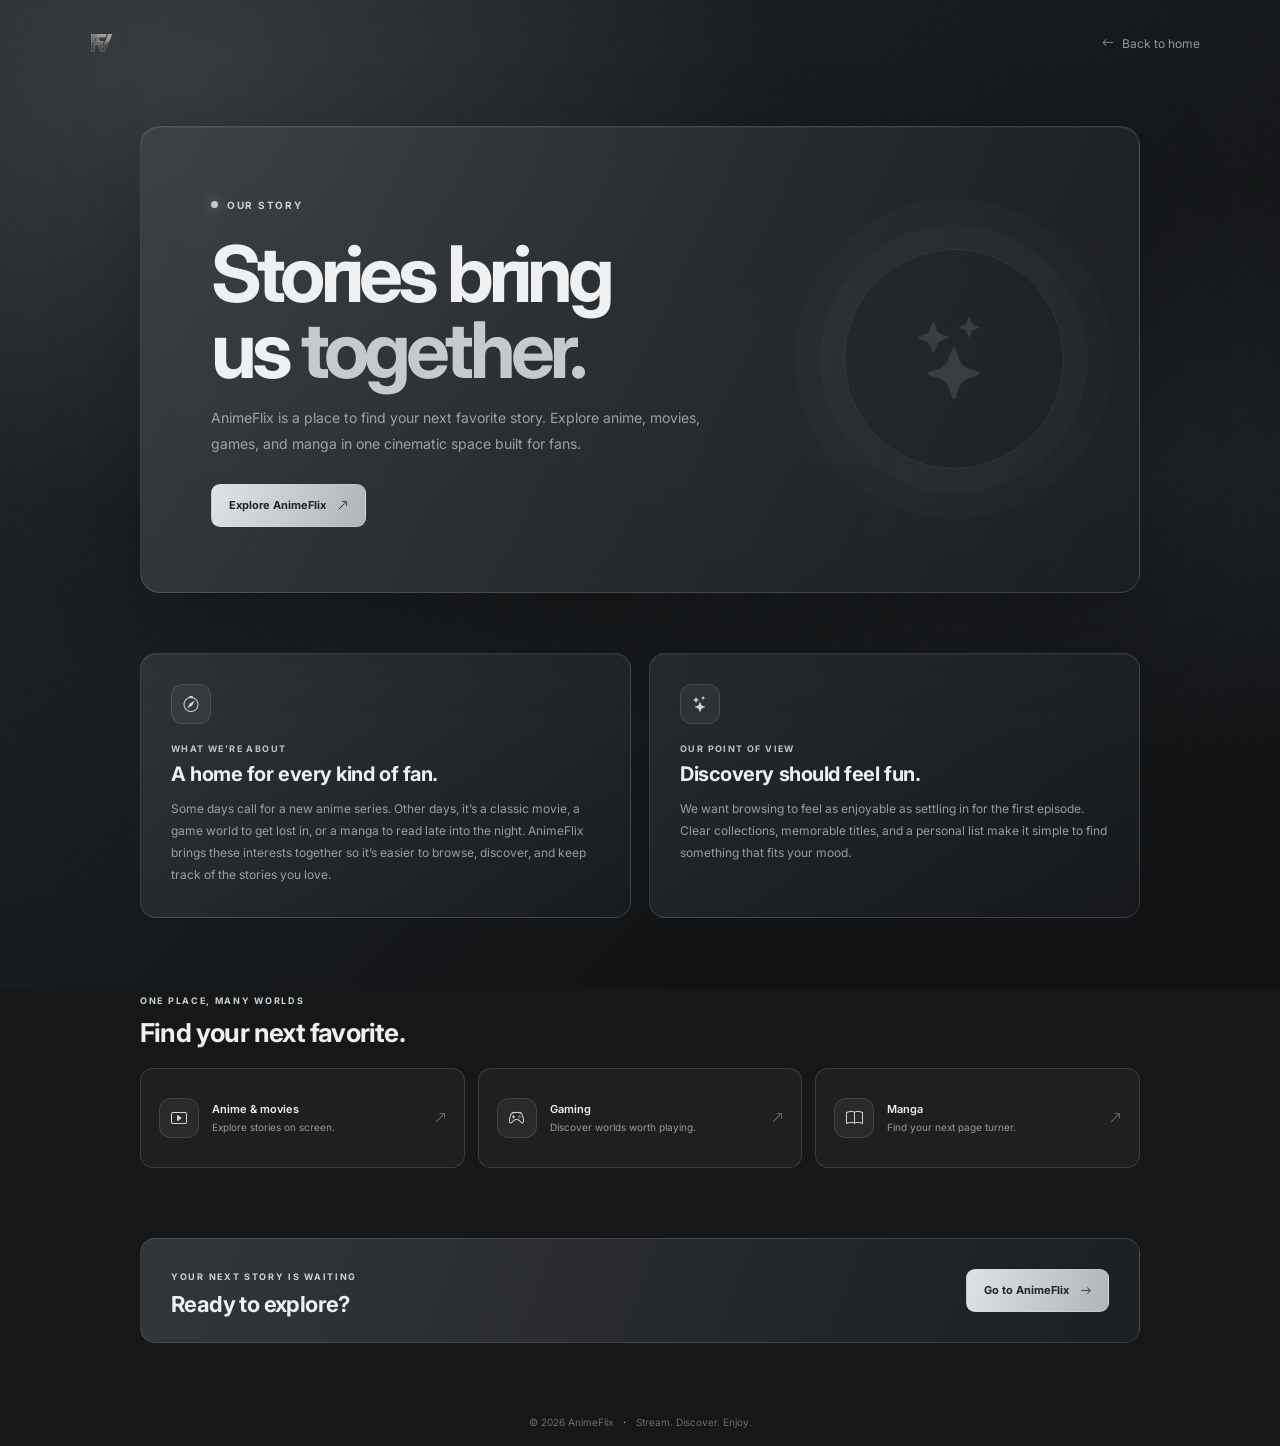
<file: about.html>
<!DOCTYPE html>
<html lang="en">
<head>
  <meta charset="UTF-8">
  <meta name="viewport" content="width=device-width, initial-scale=1.0">
  <meta name="theme-color" content="#151719">
  <meta name="description" content="Learn about AnimeFlix, a home for discovering anime, movies, games, and manga.">
  <title>About Us | AnimeFlix</title>
  <link rel="preconnect" href="https://fonts.googleapis.com">
  <link rel="preconnect" href="https://fonts.gstatic.com" crossorigin>
  <link href="https://fonts.googleapis.com/css2?family=Inter:wght@400;500;600;700;800&display=swap" rel="stylesheet">
  <link href="https://cdn.jsdelivr.net/npm/bootstrap-icons@1.11.3/font/bootstrap-icons.css" rel="stylesheet">
  <link rel="stylesheet" href="css/about.css">
  <style>.brand-image{display:block;width:43px;height:36px;object-fit:cover;object-position:center;border-radius:5px}.collection-item{color:inherit;text-decoration:none}.collection-item:hover{color:#fff}.collection-item:focus-visible{outline:2px solid #d5dade;outline-offset:4px}</style>
</head>
<body>
  <div class="ambient" aria-hidden="true"></div>
  <div class="grain" aria-hidden="true"></div>
  <header class="topbar">
    <a class="brand" href="index.html" aria-label="AnimeFlix home"><img class="brand-image" src="images/fv-logo.png" alt="AnimeFlix"></a>
    <a class="back-link" href="index.html"><i class="bi bi-arrow-left"></i><span>Back to home</span></a>
  </header>

  <main>
    <section class="hero" aria-labelledby="about-title">
      <span class="eyebrow"><span class="status-dot"></span> OUR STORY</span>
      <h1 id="about-title">Stories bring<br>us <span>together.</span></h1>
      <p class="hero-copy">AnimeFlix is a place to find your next favorite story. Explore anime, movies, games, and manga in one cinematic space built for fans.</p>
      <a class="explore-link" href="index.html"><span>Explore AnimeFlix</span><i class="bi bi-arrow-up-right"></i></a>
      <div class="hero-mark" aria-hidden="true"><i class="bi bi-stars"></i></div>
    </section>

    <section class="content-grid" aria-label="About AnimeFlix">
      <article class="story-card">
        <span class="card-icon"><i class="bi bi-compass"></i></span>
        <p class="card-label">WHAT WE’RE ABOUT</p>
        <h2>A home for every kind of fan.</h2>
        <p>Some days call for a new anime series. Other days, it’s a classic movie, a game world to get lost in, or a manga to read late into the night. AnimeFlix brings these interests together so it’s easier to browse, discover, and keep track of the stories you love.</p>
      </article>
      <article class="story-card mission-card">
        <span class="card-icon"><i class="bi bi-stars"></i></span>
        <p class="card-label">OUR POINT OF VIEW</p>
        <h2>Discovery should feel fun.</h2>
        <p>We want browsing to feel as enjoyable as settling in for the first episode. Clear collections, memorable titles, and a personal list make it simple to find something that fits your mood.</p>
      </article>
    </section>

    <section class="collections" aria-labelledby="collections-title">
      <div class="section-heading"><span class="eyebrow">ONE PLACE, MANY WORLDS</span><h2 id="collections-title">Find your next favorite.</h2></div>
      <div class="collection-list">
        <a class="collection-item" href="index.html?view=new"><span class="collection-icon"><i class="bi bi-play-btn"></i></span><span><strong>Anime &amp; movies</strong><small>Explore stories on screen.</small></span><i class="bi bi-arrow-up-right item-arrow"></i></a>
        <a class="collection-item" href="index.html?view=gaming"><span class="collection-icon"><i class="bi bi-controller"></i></span><span><strong>Gaming</strong><small>Discover worlds worth playing.</small></span><i class="bi bi-arrow-up-right item-arrow"></i></a>
        <a class="collection-item" href="index.html?view=manga"><span class="collection-icon"><i class="bi bi-book"></i></span><span><strong>Manga</strong><small>Find your next page turner.</small></span><i class="bi bi-arrow-up-right item-arrow"></i></a>
      </div>
    </section>

    <section class="closing-card"><div><span class="eyebrow">YOUR NEXT STORY IS WAITING</span><h2>Ready to explore?</h2></div><a class="explore-link" href="index.html"><span>Go to AnimeFlix</span><i class="bi bi-arrow-right"></i></a></section>
  </main>
  <footer class="footer"><span>© 2026 AnimeFlix</span><span class="footer-separator">·</span><span>Stream. Discover. Enjoy.</span></footer>
</body>
</html>
</file>
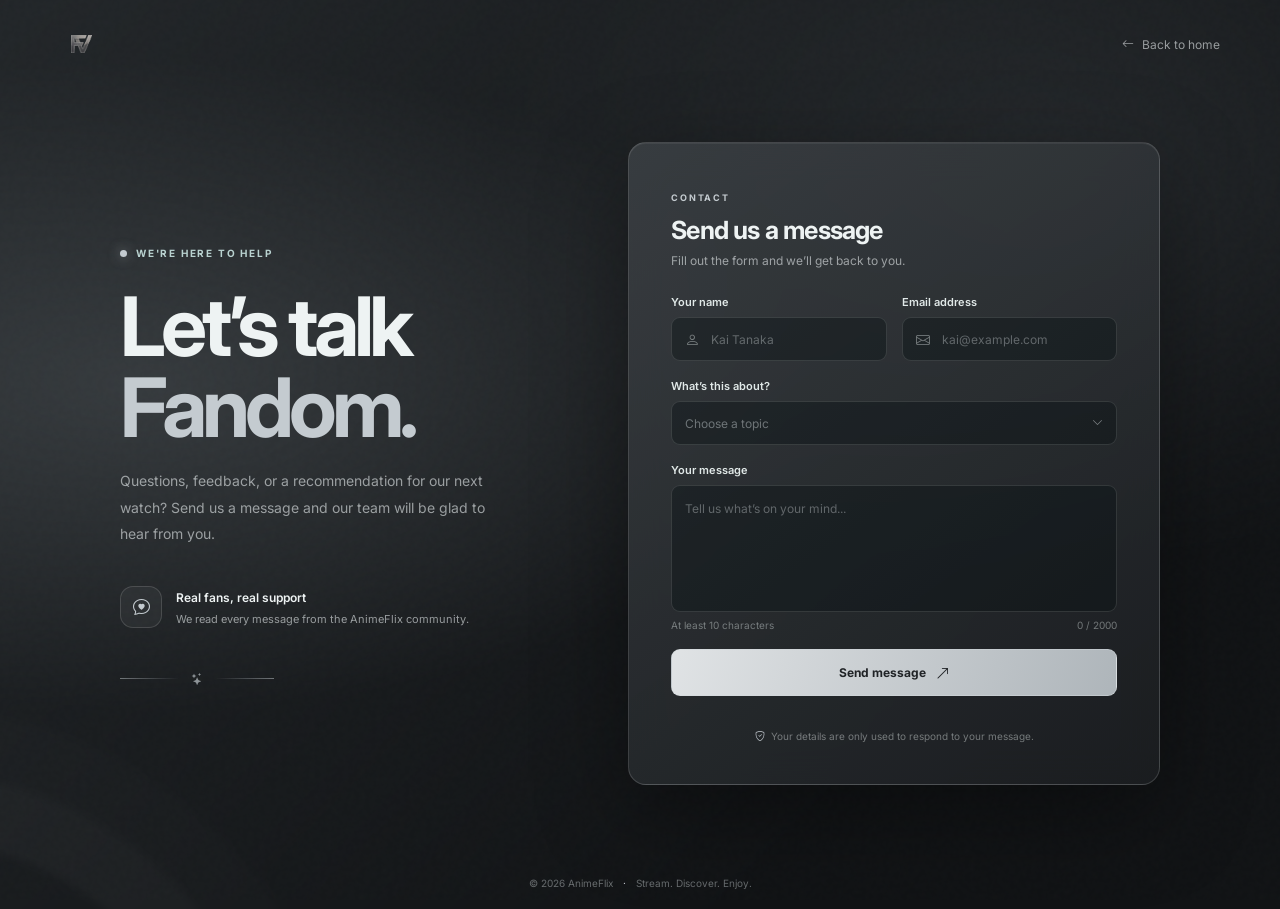
<file: contact.html>
<!DOCTYPE html>
<html lang="en">

<head>
  <meta charset="UTF-8">
  <meta name="viewport" content="width=device-width, initial-scale=1.0">
  <meta name="theme-color" content="#091216">
  <title>Contact Us | AnimeFlix</title>
  <link rel="preconnect" href="https://fonts.googleapis.com">
  <link rel="preconnect" href="https://fonts.gstatic.com" crossorigin>
  <link href="https://fonts.googleapis.com/css2?family=Inter:wght@400;500;600;700;800&display=swap" rel="stylesheet">
  <link href="https://cdn.jsdelivr.net/npm/bootstrap-icons@1.11.3/font/bootstrap-icons.css" rel="stylesheet">
  <link rel="stylesheet" href="css/contact.css">
  <style>
    :root {
      --accent: #c4cbd0;
      --muted: rgba(226, 230, 233, .62);
      --line: rgba(255, 255, 255, .14)
    }

    .brand-image {
      display: block;
      width: 43px;
      height: 36px;
      object-fit: cover;
      object-position: center;
      border-radius: 5px
    }

    body {
      background: #151719
    }

    .ambient {
      background: radial-gradient(ellipse at 18% 44%, rgba(119, 127, 132, .28), transparent 38%), radial-gradient(ellipse at 78% 25%, rgba(93, 101, 108, .2), transparent 34%), linear-gradient(135deg, #25292c, #111315 72%)
    }

    .brand-icon {
      border-color: rgba(196, 203, 208, .34);
      background: rgba(196, 203, 208, .08)
    }

    .status-dot {
      box-shadow: 0 0 12px rgba(196, 203, 208, .55)
    }

    .form-card {
      background: linear-gradient(145deg, rgba(63, 68, 72, .78), rgba(28, 31, 34, .82))
    }

    .decorative-line {
      color: rgba(196, 203, 208, .68)
    }

    .decorative-line span {
      background: linear-gradient(90deg, rgba(196, 203, 208, .5), transparent)
    }

    input:focus,
    select:focus,
    textarea:focus {
      border-color: rgba(196, 203, 208, .7);
      box-shadow: 0 0 0 3px rgba(196, 203, 208, .09)
    }

    .send-button {
      border-color: rgba(210, 216, 220, .5);
      background: linear-gradient(110deg, #e0e3e5, #aeb5ba);
      color: #202326
    }

    .send-button:hover {
      box-shadow: 0 8px 24px rgba(190, 198, 203, .16)
    }

    textarea {
      resize: none
    }
  </style>
  <script src="js/contact.js" defer></script>
</head>

<body>
  <div class="ambient" aria-hidden="true"></div>
  <div class="grain" aria-hidden="true"></div>
  <header class="topbar"><a class="brand" href="index.html" aria-label="AnimeFlix home"><img class="brand-image"
        src="images/fv-logo.png" alt="AnimeFlix"></a><a class="back-link" href="index.html"><i
        class="bi bi-arrow-left"></i><span>Back to home</span></a></header>
  <main class="contact-layout">
    <section class="intro" aria-labelledby="page-title"><span class="eyebrow"><span class="status-dot"></span> WE'RE
        HERE TO HELP</span>
      <h1 id="page-title">Let’s talk<br><span>Fandom.</span></h1>
      <p class="intro-copy">Questions, feedback, or a recommendation for our next watch? Send us a message and our team
        will be glad to hear from you.</p>
      <div class="contact-note"><span class="note-icon"><i class="bi bi-chat-heart"></i></span>
        <div><strong>Real fans, real support</strong>
          <p>We read every message from the AnimeFlix community.</p>
        </div>
      </div>
      <div class="decorative-line" aria-hidden="true"><span></span><i class="bi bi-stars"></i><span></span></div>
    </section>
    <section class="form-card" aria-labelledby="form-title">
      <div class="form-heading"><span class="form-kicker">CONTACT</span>
        <h2 id="form-title">Send us a message</h2>
        <p>Fill out the form and we’ll get back to you.</p>
      </div>
      <form id="contactForm">
        <div class="field-row">
          <div class="field"><label for="name">Your name</label>
            <div class="input-wrap"><i class="bi bi-person"></i><input id="name" name="name" type="text"
                placeholder="Kai Tanaka" autocomplete="name" required minlength="2" maxlength="80"></div>
          </div>
          <div class="field"><label for="email">Email address</label>
            <div class="input-wrap"><i class="bi bi-envelope"></i><input id="email" name="email" type="email"
                placeholder="kai@example.com" autocomplete="email" required maxlength="254"></div>
          </div>
        </div>
        <div class="field"><label for="subject">What’s this about?</label>
          <div class="select-wrap"><select id="subject" name="subject" required>
              <option value="" disabled selected>Choose a topic</option>
              <option>Account help</option>
              <option>Streaming issue</option>
              <option>Anime suggestion</option>
              <option>Feedback</option>
              <option>Something else</option>
            </select><i class="bi bi-chevron-down"></i></div>
        </div>
        <div class="field"><label for="message">Your message</label><textarea id="message" name="message"
            placeholder="Tell us what’s on your mind..." required minlength="10" maxlength="2000" rows="5"></textarea>
          <div class="field-foot"><span>At least 10 characters</span><span id="charCount">0 / 2000</span></div>
        </div>
        <button class="send-button" type="submit"><span>Send message</span><i class="bi bi-arrow-up-right"></i></button>
        <p class="form-status" id="formStatus" role="status" aria-live="polite"></p>
        <p class="privacy-note"><i class="bi bi-shield-check"></i> Your details are only used to respond to your
          message.</p>
      </form>
    </section>
  </main>
  <footer class="footer"><span>© 2026 AnimeFlix</span><span class="footer-separator">·</span><span>Stream. Discover.
      Enjoy.</span></footer>
</body>

</html>
</file>
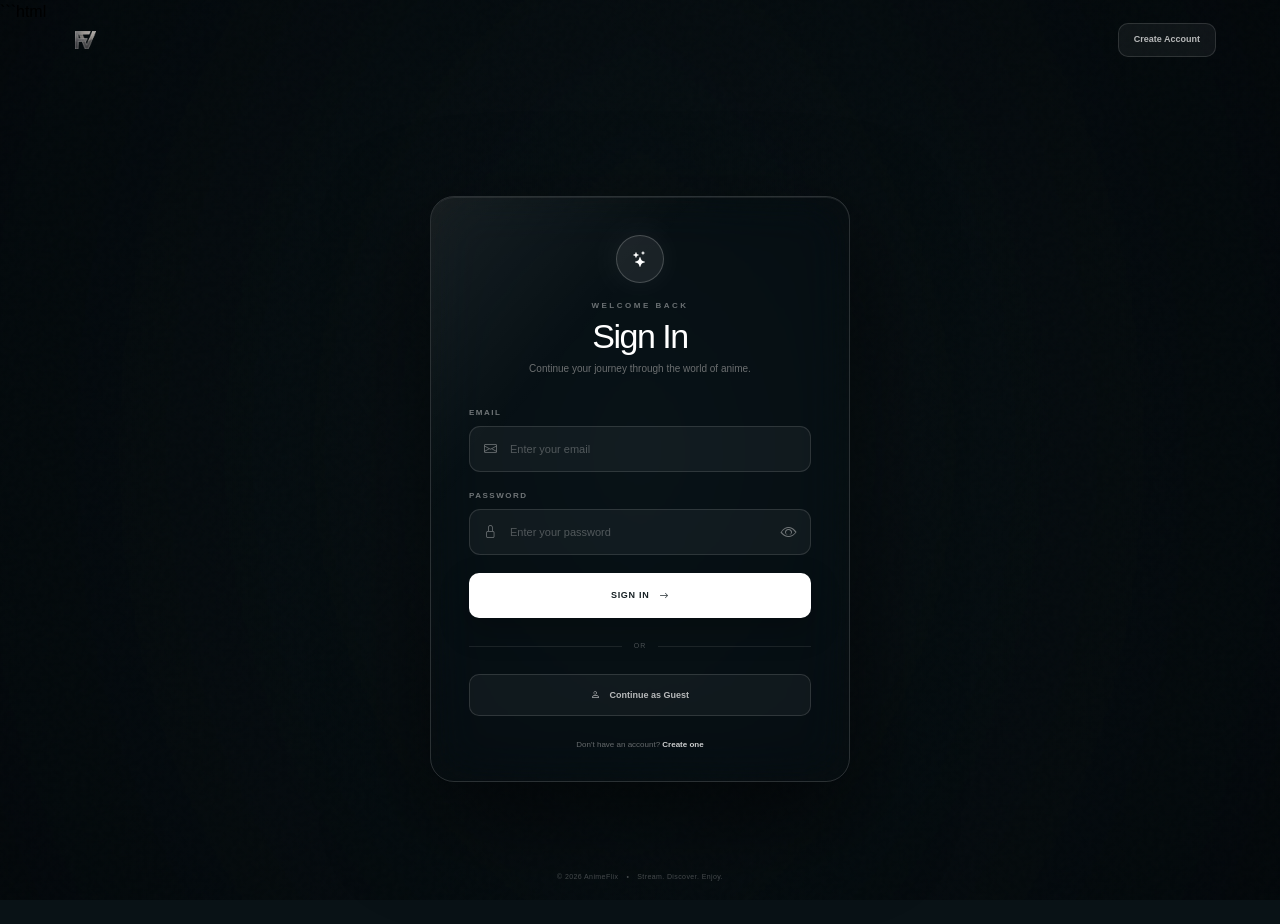
<file: signin.html>
```html
<!DOCTYPE html>
<html lang="en">

<head>
    <meta charset="UTF-8">
    <meta name="viewport" content="width=device-width, initial-scale=1.0">

    <title>AnimeFlix — Sign In</title>

    <link href="https://cdn.jsdelivr.net/npm/bootstrap@5.3.3/dist/css/bootstrap.min.css" rel="stylesheet">
    <link href="https://cdn.jsdelivr.net/npm/bootstrap-icons@1.11.3/font/bootstrap-icons.css" rel="stylesheet">

    <link rel="stylesheet" href="css/auth.css">
</head>

<body>

    <div class="background"></div>
    <div class="background-overlay"></div>
    <div class="grain"></div>

    <nav class="login-nav">
        <a href="index.html" class="logo">
            <img class="brand-image" src="images/fv-logo.png" alt="AnimeFlix">
            
        </a>

        <a href="signup.html" class="signup-link">
            Create Account
        </a>
    </nav>

    <main class="login-page">

        <section class="login-card">

            <div class="login-header">
                <div class="icon">
                    <i class="bi bi-stars"></i>
                </div>

                <span class="kicker">WELCOME BACK</span>

                <h1 style="color: white;">Sign In</h1>

                <p style="color: rgba(150, 149, 149, 0.7) ;">
                    Continue your journey through the world of anime.
                </p>
            </div>

          <form id="loginForm">

    <div class="input-group-custom">
        <label for="email">EMAIL</label>

        <div class="input-wrapper">
            <i class="bi bi-envelope"></i>

            <input
                type="email"
                id="email"
                placeholder="Enter your email"
                required
            >
        </div>
    </div>

    <div class="input-group-custom">
        <label for="password">PASSWORD</label>

        <div class="input-wrapper">

            <i class="bi bi-lock"></i>

            <input
                type="password"
                id="password"
                placeholder="Enter your password"
                required
            >

            <button
                type="button"
                class="password-toggle"
                id="passwordToggle"
            >
                <i class="bi bi-eye"></i>
            </button>

        </div>
    </div>

    <button type="submit" class="login-button">
        <span>SIGN IN</span>
        <i class="bi bi-arrow-right"></i>
    </button>

</form>

            <div class="divider">
                <span>OR</span>
            </div>

            <button class="guest-button">
                <i class="bi bi-person"></i>
                Continue as Guest
            </button>

            <p class="signup-text">
                Don't have an account?
                <a href="signup.html">Create one</a>
            </p>

        </section>

    </main>

    <footer>
        <span>© 2026 AnimeFlix</span>
        <span>•</span>
        <span>Stream. Discover. Enjoy.</span>
    </footer>


    <script src="js/auth.js"></script>
    <script>
        const password = document.getElementById("password");
        const passwordToggle = document.getElementById("passwordToggle");

        passwordToggle.addEventListener("click", () => {

            const isPassword = password.type === "password";

            password.type = isPassword ? "text" : "password";

            passwordToggle.innerHTML = isPassword
                ? '<i class="bi bi-eye-slash"></i>'
                : '<i class="bi bi-eye"></i>';

        });
    </script>

</body>

</html>
</file>
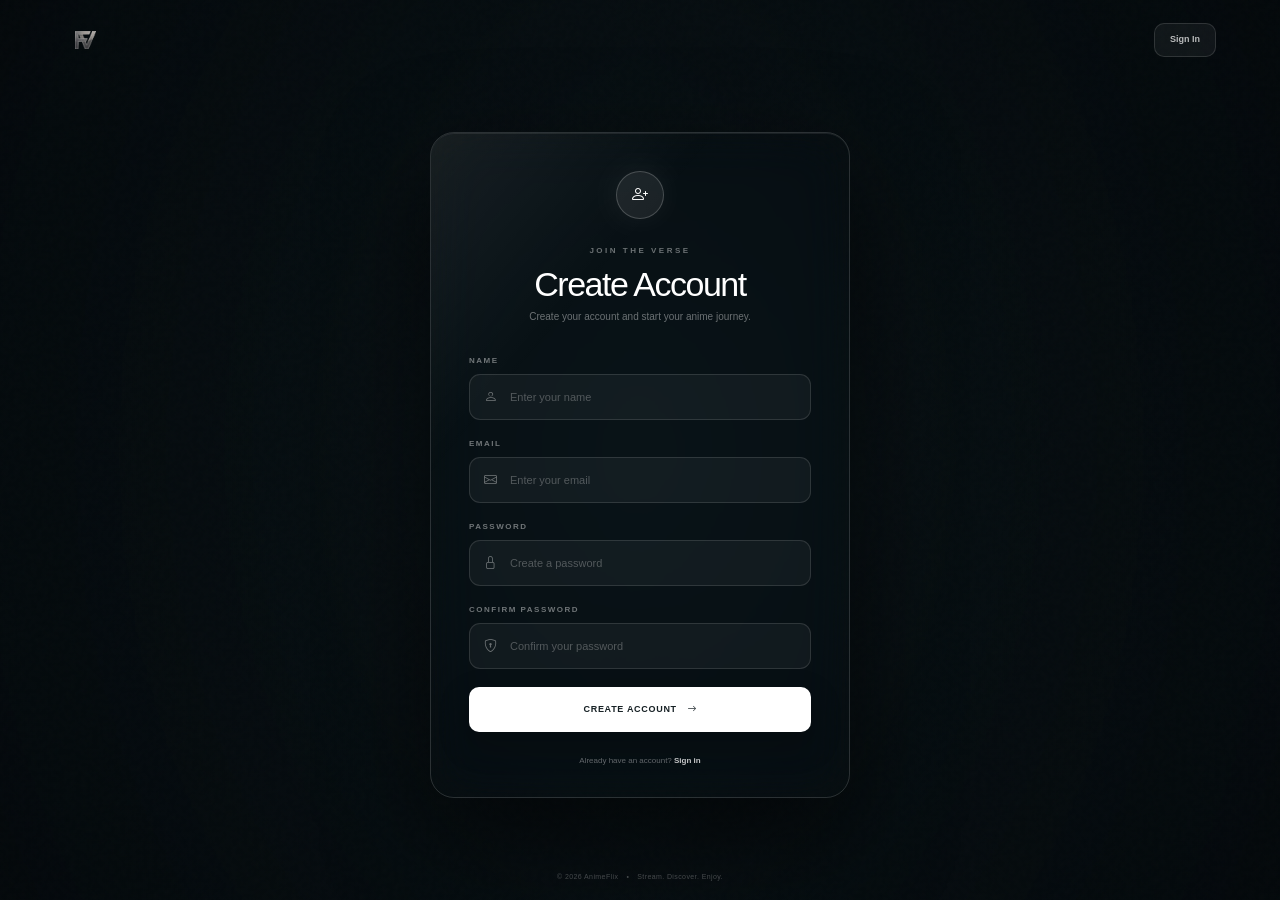
<file: signup.html>
<!DOCTYPE html>
<html lang="en">

<head>

    <meta charset="UTF-8">
    <meta name="viewport" content="width=device-width, initial-scale=1.0">

    <title>AnimeFlix — Create Account</title>

    <link
        href="https://cdn.jsdelivr.net/npm/bootstrap@5.3.3/dist/css/bootstrap.min.css"
        rel="stylesheet"
    >

    <link
        href="https://cdn.jsdelivr.net/npm/bootstrap-icons@1.11.3/font/bootstrap-icons.css"
        rel="stylesheet"
    >

    <link rel="stylesheet" href="css/auth.css">

</head>

<body>

    <div class="background"></div>
    <div class="background-overlay"></div>
    <div class="grain"></div>


    <nav class="login-nav">

        <a href="index.html" class="logo">

            <img class="brand-image" src="images/fv-logo.png" alt="AnimeFlix">

           

        </a>


        <a href="signin.html" class="signup-link">
            Sign In
        </a>

    </nav>


    <main class="login-page">

        <section class="login-card">

            <div class="login-header">

                <div class="icon">
                    <i class="bi bi-person-plus"></i>
                </div>

                <span class="kicker">
                    JOIN THE VERSE
                </span>

                <h1 style="color: white;">Create Account</h1>

                <p style="color: rgba(255, 255, 255, .4);">
                    Create your account and start your anime journey.
                </p>

            </div>


            <form id="signupForm">


                <div class="input-group-custom">

                    <label for="name">
                        NAME
                    </label>

                    <div class="input-wrapper">

                        <i class="bi bi-person"></i>

                        <input
                            type="text"
                            id="name"
                            placeholder="Enter your name"
                            required
                        >

                    </div>

                </div>


                <div class="input-group-custom">

                    <label for="email">
                        EMAIL
                    </label>

                    <div class="input-wrapper">

                        <i class="bi bi-envelope"></i>

                        <input
                            type="email"
                            id="email"
                            placeholder="Enter your email"
                            required
                        >

                    </div>

                </div>


                <div class="input-group-custom">

                    <label for="password">
                        PASSWORD
                    </label>

                    <div class="input-wrapper">

                        <i class="bi bi-lock"></i>

                        <input
                            type="password"
                            id="password"
                            placeholder="Create a password"
                            required
                        >

                    </div>

                </div>


                <div class="input-group-custom">

                    <label for="confirmPassword">
                        CONFIRM PASSWORD
                    </label>

                    <div class="input-wrapper">

                        <i class="bi bi-shield-lock"></i>

                        <input
                            type="password"
                            id="confirmPassword"
                            placeholder="Confirm your password"
                            required
                        >

                    </div>

                </div>


                <button
                    type="submit"
                    class="login-button"
                >

                    <span>CREATE ACCOUNT</span>

                    <i class="bi bi-arrow-right"></i>

                </button>


            </form>


            <p class="signup-text">

                Already have an account?

                <a href="signin.html">
                    Sign in
                </a>

            </p>

        </section>

    </main>


    <footer>

        <span>© 2026 AnimeFlix</span>

        <span>•</span>

        <span>
            Stream. Discover. Enjoy.
        </span>

    </footer>


    <script src="js/auth.js"></script>

</body>

</html>
</file>
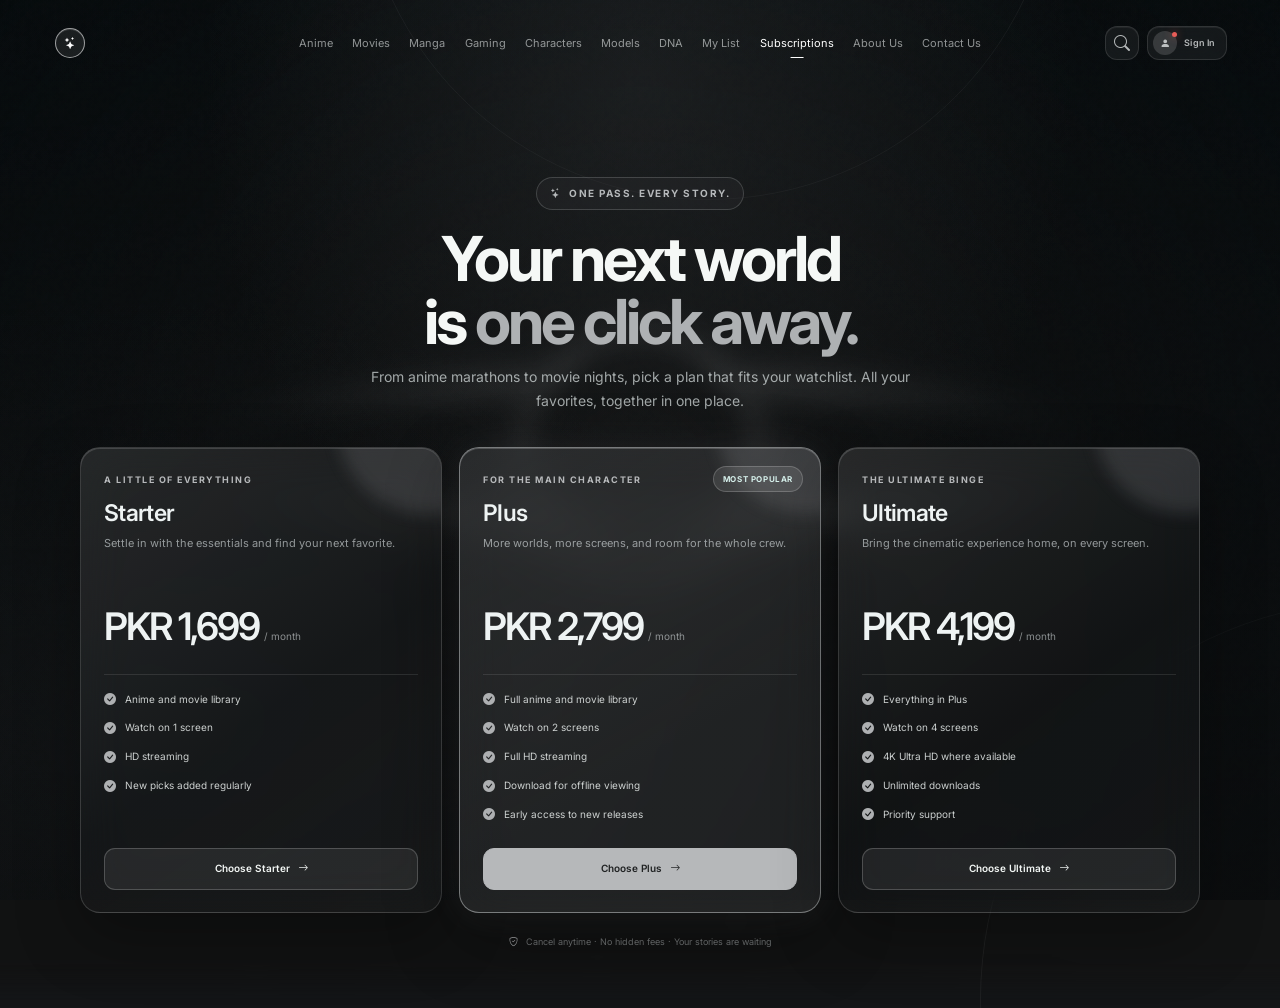
<file: subscription.html>
<!DOCTYPE html>
<html lang="en">

<head>
  <meta charset="UTF-8">
  <meta name="viewport" content="width=device-width, initial-scale=1.0">
  <meta name="theme-color" content="#0c181c">
  <title>Subscriptions | AnimeFlix</title>
  <link href="https://cdn.jsdelivr.net/npm/bootstrap@5.3.3/dist/css/bootstrap.min.css" rel="stylesheet">
  <link href="https://cdn.jsdelivr.net/npm/bootstrap-icons@1.11.3/font/bootstrap-icons.css" rel="stylesheet">
  <link rel="stylesheet" href="css/dna-base.css">
  <style>
    body {
      min-height: 100vh;
      overflow-x: hidden;
      overflow-y: auto;
      background-color: #141618;
    }
    body.subscription-page-body > nav.topbar {
      background: transparent;
      border-color: transparent;
      box-shadow: none;
      backdrop-filter: none;
      -webkit-backdrop-filter: none;
    }

    .ambient-bg {
      background-image: linear-gradient(115deg, rgba(16, 18, 19, .82), rgba(29, 30, 31, .58)), url('images/dna/movies/interstellar.svg');
      filter: grayscale(1) blur(10px) saturate(.25);
    }

    .subscription-page {
      position: relative;
      width: min(1120px, 92vw);
      margin: 106px auto 60px;
    }

    .subscription-heading {
      max-width: 740px;
      margin: 0 auto 34px;
      text-align: center;
    }

    .subscription-eyebrow {
      display: inline-flex;
      align-items: center;
      gap: 8px;
      padding: 8px 13px;
      border: 1px solid rgba(166, 169, 171, .27);
      border-radius: 99px;
      color: #b5b8ba;
      background: rgba(52, 54, 56, .25);
      font-size: 10px;
      font-weight: 700;
      letter-spacing: 1.5px;
    }

    .subscription-heading h1 {
      margin: 17px 0 12px;
      color: #f5f8f6;
      font-size: clamp(36px, 6vw, 62px);
      font-weight: 700;
      letter-spacing: -3px;
      line-height: 1.02;
    }

    .subscription-heading h1 span {
      color: #aeb1b3;
    }

    .subscription-heading p {
      max-width: 570px;
      margin: 0 auto;
      color: rgba(231, 238, 239, .67);
      font-size: 14px;
      line-height: 1.7;
    }

    .plan-grid {
      display: grid;
      grid-template-columns: repeat(3, minmax(0, 1fr));
      gap: 17px;
      align-items: stretch;
    }

    .plan-card {
      position: relative;
      display: flex;
      flex-direction: column;
      min-height: 390px;
      padding: 25px 23px 22px;
      overflow: hidden;
      border: 1px solid rgba(210, 212, 213, .19);
      border-radius: 20px;
      background: linear-gradient(145deg, rgba(215, 216, 217, .12), rgba(52, 54, 56, .15) 55%, rgba(255, 255, 255, .035));
      box-shadow: 0 24px 65px rgba(0, 0, 0, .3), inset 0 1px 0 rgba(255, 255, 255, .15);
      backdrop-filter: blur(22px);
      -webkit-backdrop-filter: blur(22px);
    }

    .plan-card {
      isolation: isolate;
      transform-style: preserve-3d;
      transition: transform .45s cubic-bezier(.2, .8, .2, 1), border-color .4s ease, box-shadow .45s ease, background .45s ease;
    }

    .plan-card::before {
      position: absolute;
      z-index: -1;
      content: '';
      width: 180px;
      height: 180px;
      top: -115px;
      right: -76px;
      border-radius: 50%;
      background: rgba(148, 151, 153, .2);
      filter: blur(8px);
      pointer-events: none;
      transition: transform .55s cubic-bezier(.2, .8, .2, 1), opacity .45s ease;
    }

    .plan-card::after {
      position: absolute;
      z-index: 2;
      content: '';
      top: -45%;
      left: -85%;
      width: 55%;
      height: 190%;
      pointer-events: none;
      opacity: 0;
      transform: rotate(18deg);
      background: linear-gradient(90deg, transparent, rgba(220, 221, 222, .11), transparent);
      transition: left .75s cubic-bezier(.2, .8, .2, 1), opacity .35s ease;
    }

    .plan-card>* {
      position: relative;
      z-index: 3;
    }

    @media (hover: hover) and (pointer: fine) {
      .plan-card:hover {
        transform: translateY(-9px) scale(1.012);
        border-color: rgba(173, 175, 177, .46);
        box-shadow: 0 32px 76px rgba(0, 0, 0, .4), 0 0 30px rgba(128, 131, 134, .1), inset 0 1px 0 rgba(255, 255, 255, .2);
      }

      .plan-card:hover::before {
        transform: translate(-24px, 22px) scale(1.35);
        opacity: .95;
      }

      .plan-card:hover::after {
        left: 135%;
        opacity: 1;
      }

      .plan-card.featured:hover {
        border-color: rgba(190, 192, 193, .8);
        box-shadow: 0 34px 80px rgba(0, 0, 0, .43), 0 0 48px rgba(128, 131, 134, .19), inset 0 1px 0 rgba(255, 255, 255, .23);
      }
    }

    .plan-card.featured {
      border-color: rgba(172, 174, 176, .62);
      background: linear-gradient(150deg, rgba(64, 66, 68, .52), rgba(222, 223, 224, .095) 63%);
      box-shadow: 0 24px 70px rgba(0, 0, 0, .35), 0 0 38px rgba(128, 131, 134, .16), inset 0 1px 0 rgba(255, 255, 255, .2);
    }

    .plan-label {
      min-height: 17px;
      color: #b7b9bb;
      font-size: 9px;
      font-weight: 700;
      letter-spacing: 1.5px;
      text-transform: uppercase;
    }

    .popular {
      position: absolute;
      top: 18px;
      right: 17px;
      padding: 6px 9px;
      border: 1px solid rgba(255, 255, 255, .19);
      border-radius: 99px;
      color: #d7f1ec;
      background: rgba(255, 255, 255, .1);
      font-size: 8px;
      font-weight: 700;
      letter-spacing: .6px;
    }

    .plan-card h2 {
      margin: 10px 0 7px;
      font-size: 23px;
      font-weight: 600;
      letter-spacing: -.7px;
    }

    .plan-description {
      min-height: 40px;
      margin: 0;
      color: rgba(231, 238, 239, .59);
      font-size: 11px;
      line-height: 1.6;
    }

    .plan-price {
      display: flex;
      align-items: baseline;
      gap: 5px;
      margin: 23px 0 19px;
    }

    .plan-price strong {
      font-size: 38px;
      font-weight: 600;
      letter-spacing: -2px;
    }

    .plan-price span {
      color: rgba(231, 238, 239, .56);
      font-size: 10px;
    }

    .plan-divider {
      height: 1px;
      margin-bottom: 17px;
      background: rgba(255, 255, 255, .1);
    }

    .plan-features {
      display: grid;
      gap: 12px;
      margin: 0 0 24px;
      padding: 0;
      list-style: none;
    }

    .plan-features li {
      display: flex;
      align-items: flex-start;
      gap: 9px;
      color: rgba(241, 245, 244, .83);
      font-size: 10px;
      line-height: 1.4;
    }

    .plan-features i {
      color: #aeb0b2;
      font-size: 12px;
    }

    .plan-button {
      display: flex;
      align-items: center;
      justify-content: center;
      gap: 8px;
      width: 100%;
      min-height: 42px;
      margin-top: auto;
      border: 1px solid rgba(255, 255, 255, .2);
      border-radius: 11px;
      color: #f3f7f5;
      background: rgba(255, 255, 255, .075);
      text-decoration: none;
      font-size: 10px;
      font-weight: 600;
      transition: transform .2s ease, background .2s ease, border-color .2s ease;
    }

    .plan-button:hover {
      transform: translateY(-2px);
      border-color: rgba(255, 255, 255, .36);
      color: white;
      background: rgba(255, 255, 255, .13);
    }

    button.plan-button {
      cursor: pointer;
      font-family: inherit;
    }

    .featured .plan-button {
      border-color: #b6b8ba;
      color: #202223;
      background: #b6b8ba;
    }

    .featured .plan-button:hover {
      border-color: #d2d4d5;
      color: #202223;
      background: #d2d4d5;
    }

    .subscription-note {
      margin: 22px 0 0;
      color: rgba(231, 238, 239, .45);
      text-align: center;
      font-size: 9px;
    }

    .subscription-note i {
      margin-right: 5px;
      color: #b8babc;
    }

    .purchase-overlay {
      position: fixed;
      z-index: 100;
      inset: 0;
      display: grid;
      place-items: center;
      padding: 20px;
      background: rgba(10, 11, 12, .72);
      backdrop-filter: blur(9px);
      -webkit-backdrop-filter: blur(9px);
      opacity: 0;
      visibility: hidden;
      transition: opacity .22s ease, visibility .22s ease;
    }

    .purchase-overlay.open {
      opacity: 1;
      visibility: visible;
    }

    .purchase-dialog {
      position: relative;
      width: min(420px, 100%);
      padding: 30px;
      border: 1px solid rgba(173, 175, 177, .35);
      border-radius: 22px;
      background: linear-gradient(145deg, rgba(48, 50, 52, .88), rgba(24, 26, 27, .9));
      box-shadow: 0 30px 90px rgba(0, 0, 0, .55), 0 0 40px rgba(128, 131, 134, .12), inset 0 1px 0 rgba(255, 255, 255, .16);
      backdrop-filter: blur(26px);
      -webkit-backdrop-filter: blur(26px);
      transform: translateY(12px) scale(.98);
      transition: transform .22s ease;
    }

    .purchase-overlay.open .purchase-dialog {
      transform: translateY(0) scale(1);
    }

    .purchase-close {
      position: absolute;
      top: 13px;
      right: 14px;
      width: 32px;
      height: 32px;
      border: 1px solid rgba(255, 255, 255, .14);
      border-radius: 50%;
      color: #fff;
      background: rgba(255, 255, 255, .07);
    }

    .purchase-icon {
      display: grid;
      place-items: center;
      width: 48px;
      height: 48px;
      margin-bottom: 20px;
      border: 1px solid rgba(175, 177, 179, .32);
      border-radius: 15px;
      color: #b6b8ba;
      background: rgba(62, 64, 66, .23);
      font-size: 21px;
    }

    .purchase-dialog h2 {
      margin: 0 32px 9px 0;
      font-size: 25px;
      font-weight: 600;
      letter-spacing: -.8px;
    }

    .purchase-dialog p {
      margin: 0 0 22px;
      color: rgba(232, 233, 234, .7);
      font-size: 12px;
      line-height: 1.65;
    }

    .purchase-summary {
      display: flex;
      justify-content: space-between;
      align-items: center;
      margin: 0 0 22px;
      padding: 13px 0;
      border-top: 1px solid rgba(255, 255, 255, .12);
      border-bottom: 1px solid rgba(255, 255, 255, .12);
      color: rgba(232, 233, 234, .68);
      font-size: 11px;
    }

    .purchase-summary strong {
      color: #fff;
      font-size: 14px;
    }

    .purchase-actions {
      display: flex;
      gap: 10px;
    }

    .purchase-actions button {
      flex: 1;
      min-height: 42px;
      border: 1px solid rgba(255, 255, 255, .19);
      border-radius: 11px;
      color: #fff;
      background: rgba(255, 255, 255, .07);
      font-size: 11px;
      font-weight: 600;
      transition: background .2s ease, transform .2s ease;
    }

    .purchase-actions button:hover {
      transform: translateY(-1px);
      background: rgba(255, 255, 255, .13);
    }

    .purchase-actions .confirm-purchase {
      border-color: #b6b8ba;
      color: #202223;
      background: #b6b8ba;
    }

    .purchase-actions .confirm-purchase:hover {
      background: #d2d4d5;
    }

    .payment-success {
      display: none;
      text-align: center;
    }

    .payment-success.visible {
      display: block;
    }

    .payment-success .purchase-icon {
      margin: 0 auto 18px;
      color: #d2d4d5;
    }

    .payment-success h2 {
      margin: 0 0 9px;
    }

    .payment-success p {
      margin-bottom: 21px;
    }

    .payment-success .purchase-actions {
      justify-content: center;
    }

    .subscription-status {
      display: none;
      align-items: center;
      justify-content: space-between;
      gap: 16px;
      max-width: 720px;
      margin: 0 auto 22px;
      padding: 15px 18px;
      border: 1px solid rgba(177, 179, 181, .35);
      border-radius: 14px;
      background: linear-gradient(120deg, rgba(55, 57, 59, .5), rgba(255, 255, 255, .07));
      box-shadow: inset 0 1px 0 rgba(255, 255, 255, .12);
      backdrop-filter: blur(18px);
      -webkit-backdrop-filter: blur(18px);
    }

    .subscription-status.visible {
      display: flex;
    }

    .subscription-status p {
      margin: 0;
      color: rgba(235, 236, 237, .82);
      font-size: 11px;
      line-height: 1.6;
    }

    .subscription-status strong {
      color: #fff;
    }

    .cancel-subscription {
      flex: 0 0 auto;
      padding: 9px 13px;
      border: 1px solid rgba(181, 183, 185, .4);
      border-radius: 9px;
      color: #c8cacc;
      background: rgba(54, 56, 58, .3);
      font-size: 10px;
      font-weight: 600;
      cursor: pointer;
    }

    .cancel-subscription:hover {
      background: rgba(68, 70, 72, .5);
    }

    .cancel-subscription:disabled {
      opacity: .65;
      cursor: wait;
    }

    .purchase-error {
      display: none;
      margin: -4px 0 16px !important;
      padding: 10px 12px;
      border: 1px solid rgba(166, 168, 170, .28);
      border-radius: 10px;
      color: #c7c9cb !important;
      background: rgba(64, 66, 68, .22);
      font-size: 10px !important;
    }

    .purchase-error.visible {
      display: block;
    }

    body.dialog-open {
      overflow: hidden;
    }

    .subscription-backdrop {
      position: fixed;
      z-index: -1;
      inset: 0;
      pointer-events: none;
      background: radial-gradient(ellipse at 50% 10%, rgba(68, 70, 72, .28), transparent 48%), radial-gradient(ellipse at 10% 82%, rgba(49, 51, 53, .16), transparent 42%), linear-gradient(180deg, rgba(13, 14, 15, .08), rgba(13, 14, 15, .7));
    }

    @media (max-width: 800px) {
      .subscription-page {
        margin-top: 95px;
      }

      .plan-grid {
        grid-template-columns: 1fr;
        max-width: 480px;
        margin: auto;
      }

      .plan-card {
        min-height: 0;
      }

      .plan-description {
        min-height: 0;
      }
    }

    @media (max-width: 560px) {
      .subscription-page {
        width: 90vw;
        margin-top: 87px;
      }

      .subscription-heading {
        margin-bottom: 25px;
      }

      .subscription-heading h1 {
        letter-spacing: -1.7px;
      }

      .subscription-heading p {
        font-size: 12px;
      }

      .plan-card {
        padding: 22px;
      }

      .subscription-status {
        align-items: flex-start;
        flex-direction: column;
      }
    }

    @media (prefers-reduced-motion: reduce) {

      .plan-card,
      .plan-card::before,
      .plan-card::after,
      .plan-button {
        transition: none !important;
      }
    }
  </style>
  <link rel="stylesheet" href="css/dna-navbar.css">
</head>

<body class="subscription-page-body">
  <div class="ambient-bg"></div>
  <div class="ambient-vignette"></div>
  <div class="ambient-grain"></div>
  <div class="subscription-backdrop"></div>

  <nav class="topbar" aria-label="Main navigation">
    <a class="brand" href="index.html" aria-label="AnimeFlix home"><span><i class="bi bi-stars"></i></span></a>
    <div class="nav-links">
      <a href="index.html" data-view="new">Anime</a>
      <a href="index.html#movieLibrary" data-view="movies">Movies</a>
      <a href="index.html#mangaLibrary" data-view="manga">Manga</a>
      <a href="index.html#gamingLibrary" data-view="gaming">Gaming</a>
      <a href="index.html?view=characters" data-view="characters">Characters</a>
      <a href="model.html">Models</a>
      <a href="dna.html">DNA</a>
      <a href="index.html?view=mylist">My List</a>
      <a class="active" href="subscription.html" aria-current="page">Subscriptions</a>
      <a href="about.html">About Us</a>
      <a href="contact.html">Contact Us</a>
    </div>
    <div class="nav-actions">
      <button class="nav-icon search-trigger" id="searchBtn" type="button" aria-label="Search"><i
          class="bi bi-search"></i></button>
      <button class="sign-in" type="button" aria-label="Sign in"><span class="profile"><i
            class="bi bi-person-fill"></i><em></em></span><span class="sign-in-text">Sign In</span></button>
    </div>
  </nav>

  <main class="subscription-page">
    <header class="subscription-heading">
      <span class="subscription-eyebrow"><i class="bi bi-stars"></i> ONE PASS. EVERY STORY.</span>
      <h1>Your next world<br>is <span>one click away.</span></h1>
      <p>From anime marathons to movie nights, pick a plan that fits your watchlist. All your favorites, together in one
        place.</p>
    </header>

    <section class="plan-grid" aria-label="Subscription plans">
      <article class="plan-card">
        <span class="plan-label">A little of everything</span>
        <h2>Starter</h2>
        <p class="plan-description">Settle in with the essentials and find your next favorite.</p>
        <div class="plan-price"><strong>PKR 1,699</strong><span>/ month</span></div>
        <div class="plan-divider"></div>
        <ul class="plan-features">
          <li><i class="bi bi-check-circle-fill"></i> Anime and movie library</li>
          <li><i class="bi bi-check-circle-fill"></i> Watch on 1 screen</li>
          <li><i class="bi bi-check-circle-fill"></i> HD streaming</li>
          <li><i class="bi bi-check-circle-fill"></i> New picks added regularly</li>
        </ul>
        <button class="plan-button" type="button" data-plan="Starter" data-price="PKR 1,699">Choose Starter <i
            class="bi bi-arrow-right"></i></button>
      </article>

      <article class="plan-card featured">
        <span class="plan-label">For the main character</span><span class="popular">MOST POPULAR</span>
        <h2>Plus</h2>
        <p class="plan-description">More worlds, more screens, and room for the whole crew.</p>
        <div class="plan-price"><strong>PKR 2,799</strong><span>/ month</span></div>
        <div class="plan-divider"></div>
        <ul class="plan-features">
          <li><i class="bi bi-check-circle-fill"></i> Full anime and movie library</li>
          <li><i class="bi bi-check-circle-fill"></i> Watch on 2 screens</li>
          <li><i class="bi bi-check-circle-fill"></i> Full HD streaming</li>
          <li><i class="bi bi-check-circle-fill"></i> Download for offline viewing</li>
          <li><i class="bi bi-check-circle-fill"></i> Early access to new releases</li>
        </ul>
        <button class="plan-button" type="button" data-plan="Plus" data-price="PKR 2,799">Choose Plus <i
            class="bi bi-arrow-right"></i></button>
      </article>

      <article class="plan-card">
        <span class="plan-label">The ultimate binge</span>
        <h2>Ultimate</h2>
        <p class="plan-description">Bring the cinematic experience home, on every screen.</p>
        <div class="plan-price"><strong>PKR 4,199</strong><span>/ month</span></div>
        <div class="plan-divider"></div>
        <ul class="plan-features">
          <li><i class="bi bi-check-circle-fill"></i> Everything in Plus</li>
          <li><i class="bi bi-check-circle-fill"></i> Watch on 4 screens</li>
          <li><i class="bi bi-check-circle-fill"></i> 4K Ultra HD where available</li>
          <li><i class="bi bi-check-circle-fill"></i> Unlimited downloads</li>
          <li><i class="bi bi-check-circle-fill"></i> Priority support</li>
        </ul>
        <button class="plan-button" type="button" data-plan="Ultimate" data-price="PKR 4,199">Choose Ultimate <i
            class="bi bi-arrow-right"></i></button>
      </article>
    </section>
    <div class="subscription-status" id="subscriptionStatus" role="status" aria-live="polite">
      <p id="subscriptionStatusText"></p>
      <button class="cancel-subscription" id="cancelSubscription" type="button">Cancel Subscription</button>
    </div>
    <p class="subscription-note"><i class="bi bi-shield-check"></i> Cancel anytime · No hidden fees · Your stories are
      waiting</p>
  </main>
  <div class="purchase-overlay" id="purchaseOverlay" aria-hidden="true">
    <section class="purchase-dialog" role="dialog" aria-modal="true" aria-labelledby="purchaseTitle">
      <button class="purchase-close" type="button" aria-label="Close"><i class="bi bi-x-lg"></i></button>
      <div class="purchase-prompt" id="purchasePrompt">
        <div class="purchase-icon"><i class="bi bi-bag-check"></i></div>
        <h2 id="purchaseTitle">Are you sure?</h2>
        <p id="purchaseDescription">You’re about to choose this subscription plan. Continue to confirm your selection.
        </p>
        <p class="purchase-error" id="purchaseError" role="alert"></p>
        <div class="purchase-summary"><span id="selectedPlan">Plan</span><strong id="selectedPrice">$0.00 /
            month</strong></div>
        <div class="purchase-actions">
          <button class="cancel-purchase" type="button">Cancel</button>
          <button class="confirm-purchase" type="button">Confirm payment</button>
        </div>
      </div>
      <div class="cancel-confirmation" id="cancelConfirmation" hidden>
        <div class="purchase-icon"><i class="bi bi-exclamation-triangle"></i></div>
        <h2 id="cancelTitle">Are you sure?</h2>
        <p id="cancelDescription">Your <strong id="cancelPlanName">subscription</strong> will be cancelled. You can
          choose a new plan right away.</p>
        <div class="purchase-actions">
          <button class="cancel-keep" type="button">Cancel</button>
          <button class="confirm-cancel" type="button">I’m sure</button>
        </div>
      </div>
      <div class="payment-success" id="paymentSuccess" role="status" aria-live="polite">
        <div class="purchase-icon"><i class="bi bi-check2-circle"></i></div>
        <h2>Payment confirmed!</h2>
        <p id="paymentMessage">Your subscription selection is confirmed. You’re ready for your next story.</p>
        <div class="purchase-actions"><button class="close-success" type="button">Back to plans</button></div>
      </div>
    </section>
  </div>
  <script>
    (() => {
      const overlay = document.getElementById('purchaseOverlay');
      const prompt = document.getElementById('purchasePrompt');
      const cancelConfirmation = document.getElementById('cancelConfirmation');
      const success = document.getElementById('paymentSuccess');
      const statusPanel = document.getElementById('subscriptionStatus');
      const statusText = document.getElementById('subscriptionStatusText');
      const cancelButton = document.getElementById('cancelSubscription');
      let selected = { plan: 'Plus', price: 'PKR 2,799' };
      const storageKey = 'animeflixSubscription';
      let activeSubscription = loadSubscription();

      function loadSubscription() {
        try {
          const saved = JSON.parse(localStorage.getItem(storageKey));
          if (!saved || !saved.plan || !saved.price || !saved.expiresAt) return null;
          if (Date.now() >= saved.expiresAt) {
            localStorage.removeItem(storageKey);
            return null;
          }
          return saved;
        } catch { return null; }
      }

      function formatDate(timestamp) {
        return new Intl.DateTimeFormat(undefined, { year: 'numeric', month: 'short', day: 'numeric' }).format(new Date(timestamp));
      }

      function showSubscription() {
        if (!activeSubscription) {
          statusPanel.classList.remove('visible');
          return;
        }
        statusText.innerHTML = '<strong>' + activeSubscription.plan + ' plan active</strong> · ' + activeSubscription.price + ' / month · Renews or expires ' + formatDate(activeSubscription.expiresAt);
        statusPanel.classList.add('visible');
      }

      function closeDialog() {
        overlay.classList.remove('open');
        overlay.setAttribute('aria-hidden', 'true');
        document.body.classList.remove('dialog-open');
        window.setTimeout(() => {
          prompt.hidden = false;
          cancelConfirmation.hidden = true;
          success.classList.remove('visible');
        }, 220);
      }

      document.querySelectorAll('.plan-button').forEach(button => {
        button.addEventListener('click', () => {
          activeSubscription = loadSubscription();
          if (activeSubscription) {
            document.getElementById('purchaseError').textContent = 'You already have an active ' + activeSubscription.plan + ' subscription until ' + formatDate(activeSubscription.expiresAt) + '. Cancel it or wait for it to expire before choosing another plan.';
            document.getElementById('purchaseError').classList.add('visible');
            document.getElementById('selectedPlan').textContent = 'Active subscription';
            document.getElementById('selectedPrice').textContent = activeSubscription.price + ' / month';
            overlay.querySelector('.confirm-purchase').hidden = true;
            overlay.querySelector('.cancel-purchase').textContent = 'Back to plans';
            prompt.querySelector('.purchase-icon i').className = 'bi bi-exclamation-circle';
            document.getElementById('purchaseTitle').textContent = 'Subscription already active';
            document.getElementById('purchaseDescription').textContent = 'You can only have one subscription at a time.';
            prompt.hidden = false;
            success.classList.remove('visible');
            overlay.classList.add('open');
            overlay.setAttribute('aria-hidden', 'false');
            document.body.classList.add('dialog-open');
            overlay.querySelector('.cancel-purchase').focus();
            return;
          }
          selected = { plan: button.dataset.plan, price: button.dataset.price };
          document.getElementById('purchaseError').classList.remove('visible');
          overlay.querySelector('.confirm-purchase').hidden = false;
          overlay.querySelector('.cancel-purchase').textContent = 'Cancel';
          prompt.querySelector('.purchase-icon i').className = 'bi bi-bag-check';
          document.getElementById('purchaseTitle').textContent = 'Are you sure?';
          document.getElementById('purchaseDescription').textContent = 'You’re about to choose this subscription plan. Continue to confirm your selection.';
          document.getElementById('selectedPlan').textContent = selected.plan + ' plan';
          document.getElementById('selectedPrice').textContent = selected.price + ' / month';
          prompt.hidden = false;
          success.classList.remove('visible');
          overlay.classList.add('open');
          overlay.setAttribute('aria-hidden', 'false');
          document.body.classList.add('dialog-open');
          overlay.querySelector('.cancel-purchase').focus();
        });
      });

      overlay.querySelector('.confirm-purchase').addEventListener('click', () => {
        const now = Date.now();
        const expiresAt = new Date(now);
        expiresAt.setMonth(expiresAt.getMonth() + 1);
        activeSubscription = { plan: selected.plan, price: selected.price, startedAt: now, expiresAt: expiresAt.getTime() };
        localStorage.setItem(storageKey, JSON.stringify(activeSubscription));
        showSubscription();
        prompt.hidden = true;
        document.getElementById('paymentMessage').textContent = 'Your ' + selected.plan + ' plan is confirmed at ' + selected.price + ' per month. This demo does not process a real payment.';
        success.classList.add('visible');
        overlay.querySelector('.close-success').focus();
      });
      cancelButton.addEventListener('click', () => {
        if (!activeSubscription) return;
        prompt.hidden = true;
        success.classList.remove('visible');
        cancelConfirmation.hidden = false;
        document.getElementById('cancelPlanName').textContent = activeSubscription.plan + ' plan';
        overlay.classList.add('open');
        overlay.setAttribute('aria-hidden', 'false');
        document.body.classList.add('dialog-open');
        overlay.querySelector('.cancel-keep').focus();
      });
      overlay.querySelector('.cancel-keep').addEventListener('click', closeDialog);
      overlay.querySelector('.confirm-cancel').addEventListener('click', () => {
        const cancelled = activeSubscription;
        activeSubscription = null;
        localStorage.removeItem(storageKey);
        cancelConfirmation.hidden = true;
        showSubscription();
        statusPanel.classList.add('visible');
        cancelButton.hidden = true;
        statusText.textContent = cancelled.plan + ' subscription cancelled.';
        window.setTimeout(() => {
          cancelButton.hidden = false;
          if (!activeSubscription) statusPanel.classList.remove('visible');
        }, 2800);
        closeDialog();
      });
      overlay.querySelector('.cancel-purchase').addEventListener('click', closeDialog);
      overlay.querySelector('.purchase-close').addEventListener('click', closeDialog);
      overlay.querySelector('.close-success').addEventListener('click', closeDialog);
      overlay.addEventListener('click', event => { if (event.target === overlay) closeDialog(); });
      document.addEventListener('keydown', event => { if (event.key === 'Escape' && overlay.classList.contains('open')) closeDialog(); });
      showSubscription();
      window.setInterval(() => {
        if (activeSubscription && Date.now() >= activeSubscription.expiresAt) {
          activeSubscription = null;
          localStorage.removeItem(storageKey);
          showSubscription();
        }
      }, 60000);
    })();
  </script>
</body>

</html>
</file>
<file: css/about.css>
@import url('https://fonts.googleapis.com/css2?family=Inter:wght@400;500;600;700;800&display=swap');
:root{color-scheme:dark;--text:#eef0f1;--muted:rgba(226,230,233,.62);--accent:#c4cbd0;--line:rgba(255,255,255,.13)}
*{box-sizing:border-box}html,body{min-height:100%;margin:0}body{min-height:100vh;overflow-x:hidden;background:#151719;color:var(--text);font-family:Inter,Arial,sans-serif;position:relative}.ambient{position:fixed;inset:-10%;z-index:-2;background:radial-gradient(ellipse at 20% 16%,rgba(119,127,132,.25),transparent 34%),radial-gradient(ellipse at 83% 52%,rgba(93,101,108,.17),transparent 36%),linear-gradient(135deg,#25292c,#111315 72%)}.grain{position:fixed;inset:0;z-index:-1;pointer-events:none;opacity:.035;background-image:url("data:image/svg+xml,%3Csvg viewBox='0 0 180 180' xmlns='http://www.w3.org/2000/svg'%3E%3Cfilter id='n'%3E%3CfeTurbulence type='fractalNoise' baseFrequency='.9' numOctaves='3' stitchTiles='stitch'/%3E%3C/filter%3E%3Crect width='100%25' height='100%25' filter='url(%23n)' opacity='.5'/%3E%3C/svg%3E")}.topbar{width:min(1120px,calc(100% - 56px));margin:auto;padding:25px 0;display:flex;align-items:center;justify-content:space-between}.brand{display:inline-flex;text-decoration:none}.brand-icon{width:36px;height:36px;display:grid;place-items:center;border:1px solid rgba(196,203,208,.34);border-radius:11px;background:rgba(196,203,208,.08);color:var(--accent);font-size:16px}.back-link{display:flex;align-items:center;gap:8px;color:var(--muted);text-decoration:none;font-size:12px;transition:color .2s}.back-link:hover{color:#fff}.hero{width:min(1000px,calc(100% - 48px));min-height:385px;margin:40px auto 60px;padding:65px 70px;position:relative;overflow:hidden;border:1px solid var(--line);border-radius:20px;background:linear-gradient(115deg,rgba(65,70,74,.72),rgba(29,32,35,.65));box-shadow:0 30px 90px rgba(0,0,0,.24),inset 0 1px rgba(255,255,255,.06);backdrop-filter:blur(16px)}.eyebrow{display:inline-flex;align-items:center;gap:9px;color:#cdd2d5;font-size:10px;font-weight:700;letter-spacing:1.7px}.status-dot{width:7px;height:7px;border-radius:50%;background:var(--accent);box-shadow:0 0 12px rgba(196,203,208,.55)}h1{margin:24px 0 16px;font-size:clamp(52px,7vw,78px);line-height:.98;letter-spacing:-4.8px;font-weight:700}h1 span{color:var(--accent)}.hero-copy{max-width:520px;margin:0;color:var(--muted);font-size:14px;line-height:1.85}.explore-link{display:inline-flex;align-items:center;justify-content:center;gap:11px;min-height:43px;margin-top:27px;padding:0 17px;border:1px solid rgba(210,216,220,.4);border-radius:9px;background:linear-gradient(110deg,#e0e3e5,#aeb5ba);color:#202326;text-decoration:none;font-size:11px;font-weight:700;transition:transform .2s,filter .2s,box-shadow .2s}.explore-link:hover{transform:translateY(-2px);filter:brightness(1.07);box-shadow:0 8px 24px rgba(190,198,203,.15)}.hero-mark{position:absolute;right:75px;top:50%;transform:translateY(-50%);width:220px;height:220px;display:grid;place-items:center;border:1px solid rgba(255,255,255,.08);border-radius:50%;color:rgba(219,224,227,.13);font-size:82px;box-shadow:0 0 0 24px rgba(255,255,255,.018),0 0 0 50px rgba(255,255,255,.012)}.content-grid{width:min(1000px,calc(100% - 48px));margin:0 auto 70px;display:grid;grid-template-columns:1fr 1fr;gap:18px}.story-card{min-height:265px;padding:30px;border:1px solid var(--line);border-radius:16px;background:linear-gradient(145deg,rgba(57,62,66,.7),rgba(27,30,33,.76));box-shadow:inset 0 1px rgba(255,255,255,.04)}.mission-card{background:linear-gradient(145deg,rgba(48,53,57,.68),rgba(24,27,30,.77))}.card-icon,.collection-icon{width:40px;height:40px;display:grid;place-items:center;border:1px solid rgba(255,255,255,.12);border-radius:12px;background:rgba(255,255,255,.05);color:#d1d6d9;font-size:16px}.card-label{margin:19px 0 8px;color:#bfc5c9;font-size:9px;font-weight:700;letter-spacing:1.4px}.story-card h2{margin:0 0 12px;font-size:20px;letter-spacing:-.45px}.story-card>p:last-child{margin:0;color:var(--muted);font-size:12px;line-height:1.85}.collections{width:min(1000px,calc(100% - 48px));margin:0 auto 70px}.section-heading{margin-bottom:20px}.section-heading .eyebrow{font-size:9px}.section-heading h2{margin:9px 0 0;font-size:26px;letter-spacing:-.8px}.collection-list{display:grid;grid-template-columns:repeat(3,1fr);gap:13px}.collection-item{min-height:100px;padding:18px;display:flex;align-items:center;gap:13px;border:1px solid var(--line);border-radius:13px;background:rgba(255,255,255,.035);transition:background .2s,transform .2s}.collection-item:hover{transform:translateY(-2px);background:rgba(255,255,255,.065)}.collection-item>span:nth-child(2){display:flex;flex-direction:column;gap:5px}.collection-item strong{font-size:11px;font-weight:600}.collection-item small{color:var(--muted);font-size:10px}.item-arrow{margin-left:auto;color:rgba(226,230,233,.46);font-size:12px}.closing-card{width:min(1000px,calc(100% - 48px));margin:0 auto 55px;padding:25px 30px;display:flex;align-items:center;justify-content:space-between;border:1px solid var(--line);border-radius:15px;background:linear-gradient(110deg,rgba(75,80,84,.55),rgba(34,37,40,.6))}.closing-card .eyebrow{font-size:9px}.closing-card h2{margin:7px 0 0;font-size:22px;letter-spacing:-.6px}.closing-card .explore-link{margin:0}.footer{display:flex;justify-content:center;gap:10px;padding:18px;color:rgba(231,238,239,.4);font-size:10px}.footer-separator{color:#c4cbd0}:focus-visible{outline:2px solid #d5dade;outline-offset:4px}@media(max-width:760px){.hero{min-height:0;margin:25px auto 35px;padding:44px 34px}.hero-mark{right:-30px;width:160px;height:160px;font-size:60px;opacity:.65}.hero-copy{max-width:460px}.content-grid{margin-bottom:48px}.story-card{padding:24px}.collections{margin-bottom:48px}}@media(max-width:560px){.topbar{width:calc(100% - 36px);padding:18px 0}.hero,.content-grid,.collections,.closing-card{width:calc(100% - 32px)}.hero{padding:34px 25px;margin-top:20px}.hero-mark{right:-75px;top:30%;opacity:.45}h1{font-size:55px;letter-spacing:-3.8px}.hero-copy{font-size:13px}.content-grid{grid-template-columns:1fr;gap:12px}.story-card{min-height:0}.collection-list{grid-template-columns:1fr}.collection-item{min-height:84px}.closing-card{align-items:flex-start;gap:18px;flex-direction:column;padding:23px}.closing-card .explore-link{margin:0}.footer{padding-bottom:22px}}
</file>
<file: css/contact.css>
@import url('https://fonts.googleapis.com/css2?family=Inter:wght@400;500;600;700;800&display=swap');
:root{color-scheme:dark;--text:#eef3f3;--muted:rgba(231,238,239,.62);--accent:#82e6d0;--line:rgba(255,255,255,.12);--ease:cubic-bezier(.22,.8,.2,1)}
*{box-sizing:border-box}html,body{min-height:100%;margin:0}body{min-height:100vh;overflow-x:hidden;font-family:Inter,Arial,sans-serif;color:var(--text);background:#091216;display:flex;flex-direction:column;position:relative}.ambient{position:fixed;inset:-10%;z-index:-2;background:radial-gradient(ellipse at 18% 44%,rgba(38,104,101,.34),transparent 38%),radial-gradient(ellipse at 78% 25%,rgba(67,110,124,.19),transparent 34%),linear-gradient(135deg,#101d21,#081114 72%);filter:blur(4px)}.ambient:after{content:"";position:absolute;width:600px;height:600px;border:1px solid rgba(255,255,255,.06);border-radius:50%;left:-260px;bottom:-450px;box-shadow:0 0 0 65px rgba(255,255,255,.015),0 0 0 130px rgba(255,255,255,.012)}.grain{position:fixed;inset:0;z-index:-1;pointer-events:none;opacity:.035;background-image:url("data:image/svg+xml,%3Csvg viewBox='0 0 180 180' xmlns='http://www.w3.org/2000/svg'%3E%3Cfilter id='n'%3E%3CfeTurbulence type='fractalNoise' baseFrequency='.9' numOctaves='3' stitchTiles='stitch'/%3E%3C/filter%3E%3Crect width='100%25' height='100%25' filter='url(%23n)' opacity='.5'/%3E%3C/svg%3E")}.topbar{width:min(1160px,calc(100% - 64px));margin:0 auto;padding:26px 0;display:flex;align-items:center;justify-content:space-between}.brand{display:flex;align-items:center;gap:10px;color:var(--text);text-decoration:none;font-size:13px;font-weight:800;letter-spacing:1.5px}.brand-icon{width:34px;height:34px;display:grid;place-items:center;border:1px solid rgba(130,230,208,.34);border-radius:11px;color:var(--accent);background:rgba(130,230,208,.08);font-size:16px}.brand-accent{color:var(--accent)}.back-link{display:flex;align-items:center;gap:8px;color:var(--muted);text-decoration:none;font-size:12px;transition:color .2s}.back-link:hover{color:white}.contact-layout{width:min(1040px,calc(100% - 48px));margin:auto;display:grid;grid-template-columns:.85fr 1.15fr;align-items:center;gap:clamp(48px,9vw,120px);padding:54px 0 72px}.intro{padding:20px 0}.eyebrow,.form-kicker{display:inline-flex;align-items:center;gap:9px;color:#b9d2d0;font-size:10px;font-weight:700;letter-spacing:1.8px}.status-dot{width:7px;height:7px;border-radius:50%;background:var(--accent);box-shadow:0 0 12px rgba(130,230,208,.75)}h1{margin:25px 0 20px;font-size:clamp(54px,7vw,82px);line-height:.99;letter-spacing:-5px;font-weight:700}h1 span{color:var(--accent)}.intro-copy{max-width:390px;margin:0;color:var(--muted);font-size:14px;line-height:1.9}.contact-note{display:flex;align-items:center;gap:14px;margin-top:38px}.note-icon{width:42px;height:42px;display:grid;place-items:center;border:1px solid var(--line);border-radius:13px;background:rgba(255,255,255,.045);color:var(--accent);font-size:17px}.contact-note strong{font-size:12px;font-weight:600}.contact-note p{margin:5px 0 0;color:var(--muted);font-size:11px;line-height:1.6}.decorative-line{display:flex;align-items:center;gap:12px;width:154px;margin-top:43px;color:rgba(130,230,208,.68);font-size:12px}.decorative-line span{height:1px;flex:1;background:linear-gradient(90deg,rgba(130,230,208,.5),transparent)}.decorative-line span:last-child{transform:rotate(180deg)}.form-card{padding:clamp(25px,4vw,42px);border:1px solid rgba(255,255,255,.15);border-radius:18px;background:linear-gradient(145deg,rgba(35,55,58,.72),rgba(15,27,31,.74));box-shadow:0 28px 90px rgba(0,0,0,.35),inset 0 1px rgba(255,255,255,.06);backdrop-filter:blur(18px)}.form-kicker{color:var(--accent);font-size:9px}.form-heading h2{margin:10px 0 8px;font-size:25px;letter-spacing:-.8px}.form-heading>p{margin:0 0 27px;color:var(--muted);font-size:12px}.field-row{display:grid;grid-template-columns:1fr 1fr;gap:15px}.field{min-width:0;margin-bottom:18px}.field label{display:block;margin:0 0 8px;color:#e1e9e8;font-size:11px;font-weight:600}.input-wrap,.select-wrap{position:relative}.input-wrap>i{position:absolute;left:14px;top:50%;transform:translateY(-50%);color:rgba(231,238,239,.43);font-size:14px;pointer-events:none}input,select,textarea{width:100%;border:1px solid rgba(255,255,255,.12);border-radius:9px;outline:none;background:rgba(5,13,16,.35);color:var(--text);font:400 12px Inter,Arial,sans-serif;transition:border-color .2s,box-shadow .2s,background .2s}input,select{height:44px}input{padding:0 12px 0 39px}select{appearance:none;padding:0 38px 0 13px}select:invalid{color:rgba(231,238,239,.4)}select option{background:#142226;color:var(--text)}.select-wrap>i{position:absolute;right:14px;top:50%;transform:translateY(-50%);color:rgba(231,238,239,.5);font-size:11px;pointer-events:none}textarea{display:block;min-height:125px;padding:13px;resize:vertical;line-height:1.65}input::placeholder,textarea::placeholder{color:rgba(231,238,239,.34)}input:focus,select:focus,textarea:focus{border-color:rgba(130,230,208,.7);background:rgba(5,13,16,.55);box-shadow:0 0 0 3px rgba(130,230,208,.09)}.field-foot{display:flex;justify-content:space-between;margin-top:7px;color:rgba(231,238,239,.42);font-size:10px}.send-button{width:100%;height:47px;margin-top:5px;display:flex;align-items:center;justify-content:center;gap:10px;border:1px solid rgba(130,230,208,.55);border-radius:9px;background:linear-gradient(110deg,#a4eedc,#6ed2c1);color:#102522;font:700 12px Inter,Arial,sans-serif;cursor:pointer;transition:transform .2s var(--ease),filter .2s,box-shadow .2s}.send-button:hover{transform:translateY(-2px);filter:brightness(1.06);box-shadow:0 8px 24px rgba(87,208,185,.2)}.send-button:focus-visible,.back-link:focus-visible,.brand:focus-visible{outline:2px solid var(--accent);outline-offset:4px}.send-button i{font-size:14px}.form-status{min-height:18px;margin:11px 0 0;text-align:center;color:var(--accent);font-size:11px;line-height:1.6}.form-status.error{color:#ffaaa6}.privacy-note{display:flex;justify-content:center;align-items:center;gap:6px;margin:5px 0 0;color:rgba(231,238,239,.43);font-size:10px}.privacy-note i{color:var(--accent)}.footer{display:flex;justify-content:center;gap:10px;padding:20px;color:rgba(231,238,239,.4);font-size:10px}.footer-separator{color:var(--accent)}@media(max-width:760px){.contact-layout{grid-template-columns:1fr;gap:24px;padding:38px 0 45px;max-width:560px}.intro{padding:0}.intro h1{margin:17px 0 13px;font-size:58px}.intro-copy{max-width:480px;font-size:13px}.contact-note{margin-top:20px}.decorative-line{display:none}.form-card{padding:27px}.topbar{width:calc(100% - 40px);padding:20px 0}}@media(max-width:480px){.contact-layout{width:calc(100% - 32px);padding-top:25px}.topbar{width:calc(100% - 32px)}.back-link{font-size:11px}.brand{font-size:11px}.field-row{grid-template-columns:1fr;gap:0}.form-card{padding:23px 19px}.form-heading h2{font-size:22px}.footer{padding-bottom:18px}}
</file>
<file: css/auth.css>
```css
@import url('https://fonts.googleapis.com/css2?family=Inter:wght@400;500;600;700;800&display=swap');

:root {
    --text: #eef3f3;
    --muted: rgba(231, 238, 239, .58);
    --border: rgba(255, 255, 255, .14);
    --glass: rgba(18, 30, 34, .68);
    --ease: cubic-bezier(.22, .8, .2, 1);
}

* {
    box-sizing: border-box;
}

html,
body {
    width: 100%;
    min-height: 100%;
    margin: 0;
}

body {
    min-height: 100vh;
    overflow: hidden;
    font-family: Inter, Arial, sans-serif;
    color: var(--text);
    background: #091216;
}




.background {
    position: fixed;
    inset: -5%;
    z-index: -5;

    background-image:
        url("https://images.unsplash.com/photo-1578632767115-351597cf2477?auto=format&fit=crop&w=1800&q=75");

    background-position: center;
    background-size: cover;

    filter: blur(12px) saturate(.65);
    transform: scale(1.08);

    animation: backgroundMove 18s ease-in-out infinite alternate;
}

@keyframes backgroundMove {

    from {
        transform: scale(1.08);
    }

    to {
        transform: scale(1.13);
    }

}




.background-overlay {
    position: fixed;
    inset: 0;
    z-index: -4;

    background:
        radial-gradient(
            circle at center,
            rgba(15, 29, 34, .25),
            rgba(3, 8, 11, .88)
        ),
        linear-gradient(
            90deg,
            rgba(3, 8, 10, .75),
            rgba(3, 8, 10, .35),
            rgba(3, 8, 10, .78)
        );
}




.grain {
    position: fixed;
    inset: 0;
    z-index: -3;

    pointer-events: none;

    opacity: .035;

    background-image:
        url("data:image/svg+xml,%3Csvg viewBox='0 0 180 180' xmlns='http://www.w3.org/2000/svg'%3E%3Cfilter id='n'%3E%3CfeTurbulence type='fractalNoise' baseFrequency='.9' numOctaves='3' stitchTiles='stitch'/%3E%3C/filter%3E%3Crect width='100%25' height='100%25' filter='url(%23n)' opacity='.5'/%3E%3C/svg%3E");
}




.login-nav {
    position: fixed;

    top: 0;
    left: 0;
    right: 0;

    height: 80px;

    display: flex;
    align-items: center;
    justify-content: space-between;

    padding: 0 5vw;





    z-index: 20;
}




.logo {
    display: flex;
    align-items: center;
    gap: 10px;

    color: #fff;
    text-decoration: none;

    font-size: 12px;
    font-weight: 700;
    letter-spacing: 1.5px;
}

.logo span {
    width: 34px;
    height: 34px;

    display: grid;
    place-items: center;

    border: 1px solid rgba(255, 255, 255, .35);
    border-radius: 50%;

    background: rgba(255, 255, 255, .08);

    box-shadow:
        inset 0 1px 0 rgba(255, 255, 255, .15),
        0 0 25px rgba(255, 255, 255, .04);

    transition: transform .35s var(--ease);
}

.logo .brand-image {
    display: block;
    width: 43px;
    height: 36px;
    object-fit: cover;
    object-position: center;
    border: 0;
    border-radius: 5px;
    background: transparent;
    box-shadow: none;
}

.logo:hover span {
    transform: rotate(12deg) scale(1.08);
}

.logo:hover .brand-image {
    transform: scale(1.08);
}




.signup-link {
    padding: 9px 15px;

    border: 1px solid rgba(255, 255, 255, .13);
    border-radius: 10px;

    color: rgba(255, 255, 255, .7);

    background: rgba(255, 255, 255, .05);

    text-decoration: none;

    font-size: 9px;
    font-weight: 600;

    transition:
        transform .3s var(--ease),
        background .3s ease,
        color .3s ease;
}

.signup-link:hover {
    color: #fff;

    background: rgba(255, 255, 255, .11);

    transform: translateY(-2px);
}




.login-page {
    min-height: 100vh;

    display: grid;
    place-items: center;

    padding: 100px 20px 70px;
}




.login-card {
    position: relative;

    width: min(420px, 92vw);

    padding: 38px 38px 30px;

    border: 1px solid rgba(255, 255, 255, .15);
    border-radius: 24px;

    background: var(--glass);

    box-shadow:
        0 35px 100px rgba(0, 0, 0, .55),
        inset 0 1px 0 rgba(255, 255, 255, .08);

    backdrop-filter: blur(24px) saturate(1.15);
    -webkit-backdrop-filter: blur(24px) saturate(1.15);

    animation: cardIn .8s var(--ease) both;
}

@keyframes cardIn {

    from {
        opacity: 0;
        transform: translateY(25px) scale(.97);
        filter: blur(8px);
    }

    to {
        opacity: 1;
        transform: translateY(0) scale(1);
        filter: blur(0);
    }

}




.login-card::before {
    content: "";

    position: absolute;

    inset: 0;

    border-radius: inherit;

    pointer-events: none;

    background:
        linear-gradient(
            130deg,
            rgba(255, 255, 255, .07),
            transparent 30%
        );
}




.login-header {
    text-align: center;

    margin-bottom: 30px;
}

.icon {
    width: 48px;
    height: 48px;

    display: grid;
    place-items: center;

    margin: 0 auto 17px;

    border: 1px solid rgba(255, 255, 255, .2);
    border-radius: 50%;

    color: #fff;

    background: rgba(255, 255, 255, .08);

    box-shadow:
        0 0 30px rgba(255, 255, 255, .06);

    animation: iconFloat 4s ease-in-out infinite;
}

@keyframes iconFloat {

    0%,
    100% {
        transform: translateY(0);
    }

    50% {
        transform: translateY(-4px);
    }

}

.kicker {
    color: rgba(255, 255, 255, .4);

    font-size: 8px;
    font-weight: 700;

    letter-spacing: 2.5px;
}

.login-header h1 {
    margin: 7px 0 8px;

    font-size: 34px;
    line-height: 1;

    letter-spacing: -1.5px;
}

.login-header p {
    max-width: 280px;

    margin: auto;

    color: var(--muted);

    font-size: 10px;
    line-height: 1.6;
}




.input-group-custom {
    margin-bottom: 18px;
}

.input-group-custom label {
    display: block;

    margin-bottom: 7px;

    color: rgba(255, 255, 255, .42);

    font-size: 8px;
    font-weight: 700;

    letter-spacing: 1.5px;
}

.input-wrapper {
    position: relative;

    display: flex;
    align-items: center;

    height: 46px;

    border: 1px solid rgba(255, 255, 255, .12);
    border-radius: 11px;

    background: rgba(255, 255, 255, .045);

    transition:
        border-color .3s ease,
        background .3s ease,
        box-shadow .3s ease;
}

.input-wrapper:focus-within {
    border-color: rgba(255, 255, 255, .35);

    background: rgba(255, 255, 255, .07);

    box-shadow:
        0 0 0 3px rgba(255, 255, 255, .035);
}

.input-wrapper > i {
    margin-left: 14px;

    color: rgba(255, 255, 255, .38);

    font-size: 13px;
}

.input-wrapper input {
    width: 100%;
    height: 100%;

    padding: 0 13px;

    border: 0;
    outline: 0;

    color: #fff;

    background: transparent;

    font-family: inherit;
    font-size: 11px;
}

.input-wrapper input::placeholder {
    color: rgba(255, 255, 255, .27);
}




.password-toggle {
    width: 42px;
    height: 100%;

    flex-shrink: 0;

    border: 0;

    color: rgba(255, 255, 255, .4);

    background: transparent;

    cursor: pointer;

    transition: color .25s ease;
}

.password-toggle:hover {
    color: #fff;
}




.login-options {
    display: flex;
    align-items: center;
    justify-content: space-between;

    margin: 3px 0 20px;

    font-size: 8px;
}

.remember {
    display: flex;
    align-items: center;
    gap: 7px;

    color: rgba(255, 255, 255, .5);

    cursor: pointer;
}

.remember input {
    display: none;
}

.remember span {
    width: 13px;
    height: 13px;

    border: 1px solid rgba(255, 255, 255, .2);
    border-radius: 4px;

    background: rgba(255, 255, 255, .04);

    transition: .25s ease;
}

.remember input:checked + span {
    background: #fff;

    box-shadow: 0 0 15px rgba(255, 255, 255, .15);
}

.remember input:checked + span::after {
    content: "✓";

    display: block;

    color: #172125;

    text-align: center;

    font-size: 9px;
    line-height: 12px;
}

.forgot {
    color: rgba(255, 255, 255, .5);

    text-decoration: none;

    transition: color .25s ease;
}

.forgot:hover {
    color: #fff;
}




.login-button {
    position: relative;

    width: 100%;
    height: 45px;

    display: flex;
    align-items: center;
    justify-content: center;
    gap: 10px;

    overflow: hidden;

    border: 0;
    border-radius: 10px;

    color: #172125;

    background: #fff;

    font-size: 9px;
    font-weight: 800;
    letter-spacing: .7px;

    box-shadow:
        0 12px 30px rgba(0, 0, 0, .25);

    cursor: pointer;

    transition:
        transform .3s var(--ease),
        box-shadow .3s ease;
}

.login-button::before {
    content: "";

    position: absolute;

    top: 0;
    left: -100%;

    width: 70%;
    height: 100%;

    background: linear-gradient(
        90deg,
        transparent,
        rgba(255, 255, 255, .7),
        transparent
    );

    transition: left .7s ease;
}

.login-button:hover::before {
    left: 130%;
}

.login-button:hover {
    transform: translateY(-2px);

    box-shadow:
        0 17px 35px rgba(0, 0, 0, .35);
}

.login-button:active {
    transform: scale(.98);
}




.divider {
    display: flex;
    align-items: center;
    gap: 12px;

    margin: 23px 0;

    color: rgba(255, 255, 255, .28);

    font-size: 7px;
    letter-spacing: 1px;
}

.divider::before,
.divider::after {
    content: "";

    height: 1px;

    flex: 1;

    background: rgba(255, 255, 255, .09);
}




.guest-button {
    width: 100%;
    height: 42px;

    border: 1px solid rgba(255, 255, 255, .13);
    border-radius: 10px;

    color: rgba(255, 255, 255, .7);

    background: rgba(255, 255, 255, .045);

    font-size: 9px;
    font-weight: 600;

    transition:
        transform .3s var(--ease),
        background .3s ease,
        color .3s ease;
}

.guest-button i {
    margin-right: 7px;
}

.guest-button:hover {
    color: #fff;

    background: rgba(255, 255, 255, .09);

    transform: translateY(-2px);
}




.signup-text {
    margin: 23px 0 0;

    text-align: center;

    color: rgba(255, 255, 255, .38);

    font-size: 8px;
}

.signup-text a {
    color: rgba(255, 255, 255, .8);

    font-weight: 600;

    text-decoration: none;
}

.signup-text a:hover {
    color: #fff;
}



#signin{
    text-decoration: none;
    color: white;
}






footer {
    position: fixed;

    bottom: 18px;
    left: 0;
    right: 0;

    display: flex;
    justify-content: center;
    gap: 8px;

    color: rgba(255, 255, 255, .25);

    font-size: 7px;
    letter-spacing: .4px;
}




@media (max-width: 560px) {

    .login-nav {
        height: 68px;
        padding: 0 20px;
    }

    .login-page {
        padding: 85px 15px 55px;
    }

    .login-card {
        padding: 30px 24px 25px;
        border-radius: 20px;
    }

    .login-header h1 {
        font-size: 30px;
    }

    .signup-link {
        padding: 8px 11px;
        font-size: 8px;
    }

    footer {
        font-size: 6px;
    }

}




@media (prefers-reduced-motion: reduce) {

    *,
    *::before,
    *::after {
        animation-duration: .01ms !important;
        animation-iteration-count: 1 !important;
        transition-duration: .01ms !important;
    }

}
```
</file>
<file: css/dna-base.css>
@import url('https://fonts.googleapis.com/css2?family=Inter:wght@400;500;600;700;800&display=swap');

:root {
  --text: #eef3f3;
  --muted: rgba(231,238,239,.62);
  --ease: cubic-bezier(.22,.8,.2,1);
}

* { box-sizing: border-box; }

html, body {
  min-height: 100%;
  margin: 0;
}

body {
  min-height: 100vh;
  overflow: hidden;
  font-family: Inter, Arial, sans-serif;
  color: var(--text);
  background: #0c181c;
}

.ambient-bg {
  position: fixed;
  z-index: -5;
  inset: -6%;
  background-position: center;
  background-size: cover;
  background-repeat: no-repeat;
  opacity: .72;
  filter: blur(10px) saturate(.72);
  transform: scale(1.06);
  transition:
    transform 1.3s var(--ease),
    filter .8s ease;
}

.ambient-bg.changing {
  transform: scale(1.09);
  filter: blur(12px) saturate(.68);
}

.ambient-vignette {
  position: fixed;
  z-index: -4;
  inset: 0;
  background:
    radial-gradient(ellipse at center, rgba(10,21,25,.08) 0%, rgba(4,10,13,.72) 100%),
    linear-gradient(90deg, rgba(3,9,11,.20), transparent 30%, transparent 70%, rgba(3,9,11,.25));
}

.ambient-grain {
  position: fixed;
  z-index: -3;
  inset: 0;
  opacity: .035;
  pointer-events: none;
  background-image: url("data:image/svg+xml,%3Csvg viewBox='0 0 180 180' xmlns='http://www.w3.org/2000/svg'%3E%3Cfilter id='n'%3E%3CfeTurbulence type='fractalNoise' baseFrequency='.9' numOctaves='3' stitchTiles='stitch'/%3E%3C/filter%3E%3Crect width='100%25' height='100%25' filter='url(%23n)' opacity='.5'/%3E%3C/svg%3E");
}

body::before,
body::after {
  content: "";
  position: fixed;
  z-index: -2;
  border: 1px solid rgba(255,255,255,.055);
  border-radius: 50%;
  pointer-events: none;
}
body::before {
  width: 700px;
  height: 700px;
  top: -500px;
  left: 28%;
}
body::after {
  width: 800px;
  height: 800px;
  right: -500px;
  bottom: -500px;
}

.app {
  position: relative;
  width: min(90vw, 1080px);
  height: min(76vh, 620px);
  min-height: 545px;
  margin: 11vh auto 0;
  overflow: hidden;
  border: 1px solid rgba(255,255,255,.19);
  border-radius: 12px;
  background: rgba(27,44,48,.25);
  box-shadow:
    0 35px 100px rgba(0,0,0,.48),
    inset 0 0 0 1px rgba(255,255,255,.025);
}


.app[data-view="gaming"] .service-pill {
  border-color: rgba(107, 235, 255, .38);
  color: #b9f5ff;
  box-shadow: 0 0 24px rgba(71, 220, 255, .13), inset 0 1px 0 rgba(255,255,255,.14);
}
.app[data-view="gaming"] .main-card {
  box-shadow: 0 22px 45px rgba(0,0,0,.25), 0 0 42px rgba(53, 194, 255, .08);
}
.app[data-view="gaming"] .main-card::after {
  content: "";
  position: absolute;
  z-index: 3;
  inset: 0;
  pointer-events: none;
  border: 1px solid rgba(108, 228, 255, .12);
  border-radius: inherit;
  background: linear-gradient(135deg, rgba(77,206,255,.055), transparent 40%, rgba(146,93,255,.04));
}
.app[data-view="gaming"] .service { color: #85eaff; }

.app[data-view="manga"] .service-pill {
  border-color: rgba(255, 205, 137, .38);
  color: #ffe1bd;
  box-shadow: 0 0 24px rgba(255, 164, 106, .12), inset 0 1px 0 rgba(255,255,255,.14);
}
.app[data-view="manga"] .service { color: #ffd0a3; }
.app[data-view="manga"] .main-card {
  box-shadow: 0 22px 45px rgba(0,0,0,.25), 0 0 42px rgba(229, 135, 91, .08);
}

.app::after {
  content: "";
  position: absolute;
  z-index: 60;
  inset: 0;
  pointer-events: none;
  background:
    linear-gradient(125deg, rgba(255,255,255,.06), transparent 19%),
    linear-gradient(300deg, rgba(255,255,255,.025), transparent 18%);
}



.topbar {
  position: absolute;
  z-index: 70;
  top: 15px;
  left: 2.8%;
  right: 2.8%;
  height: 56px;
  display: flex;
  align-items: center;
  padding: 0 13px 0 16px;

}

.brand {
  color: #fff;
  text-decoration: none;
}
.brand span {
  width: 30px;
  height: 30px;
  display: grid;
  place-items: center;
  border: 1px solid rgba(255,255,255,.58);
  border-radius: 50%;
  background: rgba(255,255,255,.08);
  box-shadow: inset 0 1px 0 rgba(255,255,255,.15);
  font-size: 12px;
}

.nav-links {
  position: absolute;
  left: 50%;
  transform: translateX(-50%);
  display: flex;
  gap: 30px;
}
.nav-links a {
  position: relative;
  padding: 8px 0;
  color: rgba(237,242,242,.56);
  text-decoration: none;
  font-size: 11px;
  transition: color .25s ease;
}
.nav-links a:hover,
.nav-links a.active {
  color: #fff;
}
.nav-links a.active::after {
  content: "";
  position: absolute;
  width: 13px;
  height: 1px;
  left: 50%;
  bottom: 1px;
  transform: translateX(-50%);
  background: #fff;
}

.nav-actions {
  margin-left: auto;
  display: flex;
  align-items: center;
  gap: 8px;
}
.nav-actions button {
  border: 0;
  color: #fff;
}
.nav-icon,
.sign-in {
  height: 34px;
  border: 1px solid rgba(255,255,255,.12) !important;
  border-radius: 12px;
  background: rgba(255,255,255,.055) !important;
  box-shadow: inset 0 1px 0 rgba(255,255,255,.06);
  backdrop-filter: blur(12px);
  -webkit-backdrop-filter: blur(12px);
  transition: transform .3s var(--ease), background .3s ease, border-color .3s ease;
}
.nav-icon {
  width: 34px;
}
.sign-in {
  display: flex;
  align-items: center;
  gap: 7px;
  padding: 0 10px 0 5px;
  font-size: 9px;
  font-weight: 600;
  letter-spacing: .2px;
}
.nav-icon:hover,
.sign-in:hover {
  transform: translateY(-1px);
  background: rgba(255,255,255,.11) !important;
  border-color: rgba(255,255,255,.22) !important;
}
.profile {
  position: relative;
  width: 24px;
  height: 24px;
  display: grid;
  place-items: center;
  border-radius: 50%;
  background: rgba(255,255,255,.15);
  font-size: 10px;
}
.profile em {
  position: absolute;
  top: 1px;
  right: 0;
  width: 5px;
  height: 5px;
  border-radius: 50%;
  background: #e85d58;
  box-shadow: 0 0 8px rgba(232,93,88,.55);
}



.hero {
  position: absolute;
  inset: 0;
  overflow: hidden;
  touch-action: pan-y;
  user-select: none;
}

.show-card {
  position: absolute;
  top: 84px;
  bottom: 0;
  overflow: hidden;
  background: rgba(13,25,29,.45);
  border: 1px solid rgba(255,255,255,.13);
  box-shadow: 0 22px 45px rgba(0,0,0,.25);
  transition:
    left .72s var(--ease),
    right .72s var(--ease),
    width .72s var(--ease),
    transform .72s var(--ease),
    opacity .55s ease,
    filter .55s ease,
    box-shadow .55s ease;
}

.main-card {
  left: 23.5%;
  width: 53%;
  z-index: 10;
  border-radius: 0 24px 24px 0;
}

.side-card {
  width: 21%;
  z-index: 5;
  opacity: .88;
  filter: saturate(.82);
}
.left-card {
  left: -2.5%;
  border-radius: 0 24px 24px 0;
}
.right-card {
  right: -2.5%;
  border-radius: 24px 0 0 24px;
}


.main-card:hover {
  transform: scale(1.012);
  box-shadow:
    0 30px 65px rgba(0,0,0,.34),
    0 0 35px rgba(255,255,255,.035);
}

.main-card:hover .card-image {
  transform: scale(1.075);
}

.side-card:hover {
  transform: scale(1.035);
  opacity: 1;
  filter: saturate(1);
  z-index: 15;
}

.side-card:hover .card-image {
  transform: scale(1.075);
}

.card-image {
  position: absolute;
  inset: 0;
  background-position: center;
  background-size: cover;
  transform: scale(1.035);
  transition:
    transform 1.4s var(--ease),
    filter 1s ease;
}

.main-card.entering .card-image {
  animation: heroZoom 1.1s cubic-bezier(.16,1,.3,1) both;
}

@keyframes heroZoom {
  0% {
    transform: translate3d(1.2%, 0, 0) scale(1.12);
    filter: brightness(.65) saturate(.72) blur(2px);
  }
  100% {
    transform: translate3d(0, 0, 0) scale(1.065);
    filter: brightness(1) saturate(1);
  }
}

.card-glass {
  position: absolute;
  inset: 0;
  background:
    linear-gradient(to bottom, rgba(6,14,17,.02) 15%, rgba(6,14,17,.90) 91%),
    linear-gradient(90deg, rgba(6,14,17,.10), transparent 55%);
}

.main-card .card-glass {
  background:
    linear-gradient(to bottom, rgba(6,14,17,.02) 22%, rgba(6,14,17,.93) 91%),
    rgba(12,23,27,.035);
  backdrop-filter: blur(.7px);
}

.service-pill {
  position: absolute;
  z-index: 5;
  top: 0;
  left: 0;
  padding: 8px 17px 9px;
  border-radius: 0 0 22px 0;
  color: #ed343b;
  background: rgba(213,226,228,.91);
  font-size: 11px;
  font-weight: 800;
  letter-spacing: .4px;
}

.main-content {
  position: absolute;
  z-index: 5;
  left: 8%;
  right: 6%;
  bottom: 8%;
  animation: contentIn .8s var(--ease) both;
}


.main-card.entering .main-content {
  animation: cardContentReveal .82s cubic-bezier(.16,1,.3,1) both;
}
.main-card.entering .main-content h1 { animation: cardDetailRise .72s cubic-bezier(.16,1,.3,1) .06s both; }
.main-card.entering .main-content .meta { animation: cardDetailRise .72s cubic-bezier(.16,1,.3,1) .13s both; }
.main-card.entering .main-content p { animation: cardDetailRise .72s cubic-bezier(.16,1,.3,1) .2s both; }
.main-card.entering .main-content .buttons { animation: cardDetailRise .72s cubic-bezier(.16,1,.3,1) .27s both; }
.side-card.entering .side-content { animation: sideCardReveal .72s cubic-bezier(.16,1,.3,1) both; }

@keyframes cardContentReveal {
  from { opacity: 0; filter: blur(8px); transform: translate3d(0, 17px, 0); }
  to { opacity: 1; filter: blur(0); transform: translate3d(0, 0, 0); }
}
@keyframes cardDetailRise {
  from { opacity: 0; filter: blur(5px); transform: translate3d(0, 12px, 0); }
  to { opacity: 1; filter: blur(0); transform: translate3d(0, 0, 0); }
}
@keyframes sideCardReveal {
  from { opacity: .35; filter: blur(5px); transform: translate3d(0, 10px, 0); }
  to { opacity: 1; filter: blur(0); transform: translate3d(0, 0, 0); }
}

@keyframes contentIn {
  from {
    opacity: 0;
    transform: translateY(13px);
  }
  to {
    opacity: 1;
    transform: translateY(0);
  }
}

.main-content h1 {
  margin: 0 0 20px;
  max-width: 75%;
  font-size: clamp(30px, 4.2vw, 54px);
  line-height: .9;
  letter-spacing: -2.5px;
  font-weight: 700;
  text-shadow: 0 4px 20px rgba(0,0,0,.5);
  transition: transform .5s var(--ease), letter-spacing .5s var(--ease);
}

.main-card:hover h1 {
  transform: translateX(3px);
  letter-spacing: -2.2px;
}

.meta {
  display: flex;
  align-items: center;
  flex-wrap: wrap;
  gap: 13px;
  color: rgba(235,241,241,.64);
  font-size: 9.5px;
}
.rating {
  color: #fff;
  font-weight: 700;
}
.rating i {
  color: #f4c94d;
  margin-left: 5px;
}
.rating b {
  color: rgba(255,255,255,.7);
  font-weight: 500;
}

.main-content p {
  width: 74%;
  margin: 13px 0 0;
  color: rgba(231,238,239,.70);
  font-size: 9.5px;
  line-height: 1.6;
  transition: color .35s ease;
}
.main-card:hover .main-content p {
  color: rgba(240,245,245,.80);
}

.buttons {
  position: absolute;
  right: 0;
  top: 48px;
  display: flex;
  gap: 8px;
}

.play {
  height: 32px;
  padding: 0 14px;
  border: 0;
  border-radius: 5px;
  background: #fff;
  color: #172125;
  font-size: 9px;
  font-weight: 800;
  box-shadow: 0 10px 25px rgba(0,0,0,.23);
  transition: transform .3s var(--ease), box-shadow .3s ease;
}
.play:hover {
  transform: translateY(-2px) scale(1.025);
  box-shadow: 0 13px 30px rgba(0,0,0,.30);
}

.add {
  width: 32px;
  height: 32px;
  border: 1px solid rgba(255,255,255,.22);
  border-radius: 50%;
  color: #fff;
  background: rgba(255,255,255,.10);
  backdrop-filter: blur(12px);
  transition: transform .3s var(--ease), background .3s ease;
}
.add:hover {
  transform: rotate(90deg) scale(1.07);
  background: rgba(255,255,255,.17);
}



.side-content {
  position: absolute;
  z-index: 4;
  left: 12%;
  right: 10%;
  bottom: 11%;
}
.service {
  color: #ef3439;
  font-size: 8px;
  font-weight: 800;
}
.service-blue { color: #b3d9e8; }

.side-content h2 {
  margin: 8px 0 11px;
  font-size: 25px;
  line-height: .95;
  letter-spacing: -1px;
}
.side-rating {
  font-size: 8px;
  color: rgba(240,245,245,.62);
}
.side-rating i { color: #f4c94d; }
.side-content p {
  margin: 10px 0 0;
  color: rgba(226,234,235,.57);
  font-size: 8px;
  line-height: 1.55;
}



.arrow {
  position: absolute;
  z-index: 25;
  top: 52%;
  transform: translateY(-50%);
  width: 32px;
  height: 32px;
  border: 1px solid rgba(255,255,255,.14);
  border-radius: 50%;
  background: rgba(0,0,0,.16);
  backdrop-filter: blur(10px);
  color: #fff;
  transition:
    transform .3s var(--ease),
    background .3s ease,
    border-color .3s ease;
}
.arrow-left { left: 3.2%; }
.arrow-right { right: 3.2%; }

.arrow:hover {
  transform: translateY(-50%) scale(1.12);
  background: rgba(255,255,255,.11);
  border-color: rgba(255,255,255,.30);
}
.arrow:active {
  transform: translateY(-50%) scale(.94);
}

.counter {
  position: absolute;
  z-index: 25;
  left: 4%;
  bottom: 15px;
  color: rgba(235,241,241,.45);
  font-size: 9px;
  letter-spacing: 1px;
}
.counter b { color: #fff; }

.dots {
  position: absolute;
  z-index: 25;
  left: 50%;
  bottom: 17px;
  transform: translateX(-50%);
  display: flex;
  gap: 4px;
}
.dots button {
  width: 15px;
  height: 2px;
  padding: 0;
  border: 0;
  background: rgba(255,255,255,.23);
  transition: width .45s var(--ease), background .3s ease;
}
.dots button.active {
  width: 27px;
  background: #fff;
}

.swipe-hint {
  position: absolute;
  z-index: 25;
  right: 4%;
  bottom: 14px;
  color: rgba(235,241,241,.32);
  font-size: 7px;
  letter-spacing: 1.2px;
  transition: opacity .7s ease;
}
.swipe-hint.hidden {
  opacity: 0;
}



.search-overlay {
  position: fixed;
  inset: 0;
  z-index: 100;
  display: none;
  align-items: center;
  justify-content: center;
  background: rgba(3,9,11,.78);
  backdrop-filter: blur(18px);
}
.search-overlay.show { display: flex; }

.close-search {
  position: absolute;
  top: 28px;
  right: 34px;
  border: 0;
  color: #fff;
  background: transparent;
  font-size: 20px;
}
.search-box {
  width: min(650px, 82vw);
}
.search-box small {
  color: #879496;
  letter-spacing: 2px;
  font-size: 9px;
}
.search-box input {
  width: 100%;
  margin-top: 13px;
  padding: 12px 0;
  outline: none;
  border: 0;
  border-bottom: 1px solid rgba(255,255,255,.28);
  color: #fff;
  background: transparent;
  font-size: 24px;
}
#results {
  margin-top: 18px;
  color: #b5c0c2;
  font-size: 11px;
}



@media (max-width: 800px) {
  .app {
    width: 94vw;
    height: 76vh;
    min-height: 560px;
    margin-top: 7vh;
  }

  .nav-links { gap: 14px; }
  .nav-links a { font-size: 9px; }

  .main-card {
    left: 16%;
    width: 68%;
  }
  .side-card { width: 20%; }
  .left-card { left: -9%; }
  .right-card { right: -9%; }

  .main-content h1 { font-size: 40px; }
  .main-content p { width: 88%; }
  .buttons {
    position: static;
    margin-top: 12px;
  }
}

@media (max-width: 560px) {
  .app {
    width: 96vw;
    height: 84vh;
    min-height: 600px;
    margin-top: 4vh;
  }

  .topbar { top: 10px; height: 52px; }
  .nav-links { display: none; }
  .sign-in-text { display: none; }
  .sign-in { padding-right: 5px; }

  .main-card {
    left: 9%;
    width: 82%;
  }
  .side-card {
    width: 22%;
    opacity: .48;
  }
  .left-card { left: -18%; }
  .right-card { right: -18%; }

  .main-content {
    left: 7%;
    bottom: 8%;
  }
  .main-content h1 {
    font-size: 36px;
    letter-spacing: -1.7px;
  }
  .main-content p {
    width: 100%;
    font-size: 9px;
  }
  .meta { gap: 7px; }
  .arrow { display: none; }
  .swipe-hint { display: none; }
}

.anime-modal {
  overflow: hidden;
  border: 1px solid rgba(255,255,255,.16) !important;
  border-radius: 22px !important;
  color: #fff;
  background: rgba(19,31,35,.78) !important;
  box-shadow: 0 30px 90px rgba(0,0,0,.55);
  backdrop-filter: blur(24px);
  -webkit-backdrop-filter: blur(24px);
}

.anime-modal .modal-header,
.anime-modal .modal-body,
.anime-modal .modal-footer {
  background: transparent;
}

.modal-kicker {
  color: rgba(235,241,241,.45);
  font-size: 8px;
  letter-spacing: 2px;
  font-weight: 700;
}

.anime-modal .modal-title {
  margin-top: 5px;
  font-size: 25px;
  font-weight: 700;
  letter-spacing: -.8px;
}

.modal-preview {
  position: relative;
  height: 210px;
  overflow: hidden;
  border-radius: 14px;
  border: 1px solid rgba(255,255,255,.10);
  background: #101b1e;
}

.modal-preview img {
  width: 100%;
  height: 100%;
  display: block;
  object-fit: cover;
  transition: transform 1s cubic-bezier(.22,.8,.2,1);
}

.anime-modal.show .modal-preview img {
  transform: scale(1.045);
}

.modal-preview-overlay {
  position: absolute;
  inset: 0;
  display: grid;
  place-items: center;
  background: linear-gradient(to top, rgba(4,9,11,.55), transparent 60%);
}

.modal-play-circle {
  width: 54px;
  height: 54px;
  border: 1px solid rgba(255,255,255,.55);
  border-radius: 50%;
  color: #172125;
  background: rgba(255,255,255,.92);
  box-shadow: 0 12px 30px rgba(0,0,0,.35);
  transition: transform .3s ease, background .3s ease;
}

.modal-play-circle:hover {
  transform: scale(1.1);
  background: #fff;
}

.modal-play-circle i {
  font-size: 20px;
  margin-left: 2px;
}

.modal-description {
  margin: 16px 2px 10px;
  color: rgba(231,238,239,.67);
  font-size: 10px;
  line-height: 1.7;
}

.modal-meta {
  display: flex;
  flex-wrap: wrap;
  gap: 9px;
  color: rgba(235,241,241,.55);
  font-size: 9px;
}

.modal-meta i {
  color: #f4c94d;
}

.modal-close-btn,
.modal-watch-btn {
  height: 34px;
  padding: 0 14px;
  border-radius: 7px;
  font-size: 8px;
  font-weight: 800;
  letter-spacing: .4px;
  transition: transform .25s ease, background .25s ease;
}

.modal-close-btn {
  border: 1px solid rgba(255,255,255,.15);
  color: rgba(255,255,255,.75);
  background: rgba(255,255,255,.06);
}

.modal-watch-btn {
  border: 0;
  color: #172125;
  background: #fff;
}

.modal-close-btn:hover,
.modal-watch-btn:hover {
  transform: translateY(-2px);
}

.modal-watch-btn:hover {
  background: #fff;
}

@media (max-width: 560px) {
  .modal-preview { height: 170px; }
  .anime-modal .modal-title { font-size: 21px; }
}


.anime-library {
  position: absolute;
  width: 1px;
  height: 1px;
  overflow: hidden;
  clip: rect(0 0 0 0);
  clip-path: inset(50%);
  white-space: nowrap;
}
.anime-library img { display: block; width: 1px; height: 1px; }
.search-result { padding: 7px 0; }


.ambient-bg, .main-card, .side-card, .card-image {
  will-change: transform;
}
.main-card, .side-card {
  contain: paint;
}
@media (prefers-reduced-motion: reduce) {
  *, *::before, *::after {
    animation-duration: .01ms !important;
    animation-iteration-count: 1 !important;
    transition-duration: .01ms !important;
    scroll-behavior: auto !important;
  }
}


.hero.switching .show-card {
  opacity: 0;
  transform: scale(.985);
}
.hero.switching .arrow,
.hero.switching .dots {
  opacity: .4;
}
.arrow,
.dots {
  transition-property: transform, background, border-color, opacity;
}
.dots { transition: opacity .3s ease; }


.search-result {
  cursor: pointer;
  border-radius: 6px;
  transition: color .25s ease, transform .3s var(--ease);
}
.search-result:hover,
.search-result:focus-visible {
  color: #fff;
  outline: none;
  transform: translateX(4px);
}
.result-tag {
  margin-left: 8px;
  padding: 2px 7px;
  border: 1px solid rgba(255,255,255,.16);
  border-radius: 20px;
  color: rgba(235,241,241,.55);
  font-size: 8px;
}




.list-count {
  margin-left: 5px;
  padding: 1px 5px;
  border-radius: 10px;
  background: rgba(255,255,255,.14);
  color: #fff;
  font-style: normal;
  font-size: 8px;
  display: inline-block;
}
.list-count:empty { display: none; }


.hero {
  transition: opacity .45s ease, visibility .45s ease;
}
.app.list-open .hero {
  opacity: 0;
  visibility: hidden;
  pointer-events: none;
}

.mylist {
  position: absolute;
  z-index: 30;
  inset: 0;
  overflow: hidden;
  opacity: 0;
  visibility: hidden;
  pointer-events: none;
  transform: scale(1.015);
  filter: blur(6px);
  transition:
    opacity .55s ease,
    transform .8s var(--ease),
    filter .6s ease,
    visibility .55s ease;
}
.app.list-open .mylist {
  opacity: 1;
  visibility: visible;
  pointer-events: auto;
  transform: none;
  filter: none;
}

.mylist-scroll {
  position: absolute;
  z-index: 2;
  inset: 78px 0 0 0;
  padding: 10px 4% 30px;
  overflow-y: auto;
  scrollbar-width: thin;
  scrollbar-color: rgba(255,255,255,.22) transparent;
}

.mylist-head {
  display: flex;
  flex-wrap: wrap;
  align-items: flex-end;
  justify-content: space-between;
  gap: 14px;
  margin-bottom: 22px;
}
.mylist-head h1 {
  margin: 0;
  font-size: clamp(28px, 3.6vw, 44px);
  font-weight: 700;
  line-height: .95;
  letter-spacing: -2px;
  text-shadow: 0 4px 20px rgba(0,0,0,.5);
}
.mylist-head p {
  margin: 9px 0 0;
  color: var(--muted);
  font-size: 10px;
}


.list-filters { display: flex; gap: 6px; }
.list-filters[hidden] { display: none; }
.list-filters button {
  height: 30px;
  padding: 0 12px;
  border: 1px solid rgba(255,255,255,.12);
  border-radius: 12px;
  color: rgba(237,242,242,.62);
  background: rgba(255,255,255,.055);
  box-shadow: inset 0 1px 0 rgba(255,255,255,.06);
  backdrop-filter: blur(12px);
  -webkit-backdrop-filter: blur(12px);
  font-size: 10px;
  font-weight: 600;
  transition: transform .3s var(--ease), background .3s ease, border-color .3s ease, color .3s ease;
}
.list-filters button b {
  margin-left: 6px;
  color: rgba(255,255,255,.4);
  font-weight: 600;
}
.list-filters button:hover {
  transform: translateY(-1px);
  color: #fff;
  background: rgba(255,255,255,.11);
}
.list-filters button.active {
  color: #fff;
  background: rgba(255,255,255,.14);
  border-color: rgba(255,255,255,.26);
}
.list-filters button.active b { color: rgba(255,255,255,.75); }
.list-filters button:focus-visible,
.list-cta:focus-visible,
.list-remove:focus-visible {
  outline: 2px solid rgba(255,255,255,.55);
  outline-offset: 3px;
}

.list-grid {
  display: grid;
  grid-template-columns: repeat(auto-fill, minmax(158px, 1fr));
  gap: 16px;
}


.list-card {
  position: relative;
  aspect-ratio: 3 / 4;
  overflow: hidden;
  cursor: pointer;
  outline: none;
  border: 1px solid rgba(255,255,255,.13);
  border-radius: 18px;
  background: rgba(13,25,29,.45);
  box-shadow:
    0 18px 38px rgba(0,0,0,.28),
    inset 0 1px 0 rgba(255,255,255,.08);
  transform:
    perspective(800px)
    rotateX(var(--rx, 0deg))
    rotateY(var(--ry, 0deg))
    translateY(var(--lift, 0px));
  transition:
    transform .45s var(--ease),
    box-shadow .45s ease,
    border-color .35s ease,
    opacity .4s ease,
    filter .4s ease;
  animation: glassRise .85s var(--ease) backwards;
  animation-delay: calc(.12s + var(--i, 0) * 70ms);
}
@keyframes glassRise {
  from {
    opacity: 0;
    transform: translateY(22px) scale(.96);
    filter: blur(10px);
  }
}
.list-card:hover,
.list-card:focus-visible {
  --lift: -6px;
  border-color: rgba(255,255,255,.28);
  box-shadow:
    0 28px 52px rgba(0,0,0,.42),
    0 0 34px rgba(255,255,255,.05),
    inset 0 1px 0 rgba(255,255,255,.14);
}
.list-card:focus-visible { outline: 2px solid rgba(255,255,255,.5); outline-offset: 3px; }

.list-card.removing {
  opacity: 0;
  transform: scale(.82) translateY(10px);
  filter: blur(8px);
  pointer-events: none;
}

.list-art {
  position: absolute;
  inset: 0;
  background-position: center;
  background-size: cover;
  transform: scale(1.035);
  filter: saturate(.85);
  transition: transform 1.2s var(--ease), filter .6s ease;
}
.list-art::after {
  content: "";
  position: absolute;
  inset: 0;
  background: linear-gradient(to bottom, rgba(6,14,17,.05) 38%, rgba(6,14,17,.86));
}
.list-card:hover .list-art,
.list-card:focus-visible .list-art {
  transform: scale(1.09);
  filter: saturate(1);
}


.list-card::after {
  content: "";
  position: absolute;
  z-index: 3;
  inset: 0;
  pointer-events: none;
  opacity: 0;
  background: radial-gradient(200px circle at var(--mx, 50%) var(--my, 50%), rgba(255,255,255,.17), transparent 65%);
  transition: opacity .35s ease;
}
.list-card:hover::after { opacity: 1; }

.list-card::before {
  content: "";
  position: absolute;
  z-index: 3;
  inset: 0;
  pointer-events: none;
  opacity: 0;
  background: linear-gradient(115deg, transparent 28%, rgba(255,255,255,.08) 45%, transparent 62%);
  transform: translate3d(-110%, 0, 0);
}
.list-card:hover::before {
  opacity: 1;
  animation: listSweep 1.05s var(--ease) both;
}
@keyframes listSweep {
  to { transform: translate3d(110%, 0, 0); }
}

.list-tag {
  position: absolute;
  z-index: 4;
  top: 10px;
  left: 10px;
  padding: 3px 8px;
  border: 1px solid rgba(255,255,255,.16);
  border-radius: 20px;
  background: rgba(255,255,255,.10);
  backdrop-filter: blur(10px);
  -webkit-backdrop-filter: blur(10px);
  color: rgba(255,255,255,.85);
  font-size: 7.5px;
  font-weight: 700;
  letter-spacing: .6px;
  text-transform: uppercase;
}

.list-remove {
  position: absolute;
  z-index: 5;
  top: 8px;
  right: 8px;
  width: 26px;
  height: 26px;
  display: grid;
  place-items: center;
  padding: 0;
  border: 1px solid rgba(255,255,255,.18);
  border-radius: 50%;
  color: #fff;
  background: rgba(255,255,255,.10);
  backdrop-filter: blur(10px);
  -webkit-backdrop-filter: blur(10px);
  font-size: 9px;
  opacity: 0;
  transform: scale(.8) rotate(-45deg);
  transition: opacity .3s ease, transform .4s var(--ease), background .3s ease;
}
.list-card:hover .list-remove,
.list-card:focus-within .list-remove {
  opacity: 1;
  transform: none;
}
.list-remove:hover {
  background: rgba(232,93,88,.45);
  transform: rotate(90deg) scale(1.08) !important;
}
@media (hover: none) {
  .list-remove { opacity: 1; transform: none; }
}


.list-info {
  position: absolute;
  z-index: 4;
  left: 8px;
  right: 8px;
  bottom: 8px;
  padding: 10px 12px;
  border: 1px solid rgba(255,255,255,.14);
  border-radius: 13px;
  background: rgba(255,255,255,.07);
  box-shadow: inset 0 1px 0 rgba(255,255,255,.08);
  backdrop-filter: blur(14px) saturate(1.2);
  -webkit-backdrop-filter: blur(14px) saturate(1.2);
  transition: transform .5s var(--ease), background .4s ease;
}
.list-card:hover .list-info {
  transform: translateY(-2px);
  background: rgba(255,255,255,.11);
}
.list-info h3 {
  margin: 0;
  font-size: 12px;
  font-weight: 700;
  line-height: 1.15;
  letter-spacing: -.3px;
}
.list-meta {
  display: flex;
  justify-content: space-between;
  margin-top: 5px;
  color: rgba(235,241,241,.62);
  font-size: 8.5px;
}
.list-meta i { color: #f4c94d; }


.list-empty {
  grid-column: 1 / -1;
  display: grid;
  justify-items: center;
  gap: 8px;
  padding: 58px 20px;
  text-align: center;
  border: 1px solid rgba(255,255,255,.12);
  border-radius: 22px;
  background: rgba(255,255,255,.045);
  box-shadow: inset 0 1px 0 rgba(255,255,255,.07);
  backdrop-filter: blur(14px);
  -webkit-backdrop-filter: blur(14px);
  animation: glassRise .8s var(--ease) backwards;
  animation-delay: .15s;
}
.list-empty-icon {
  width: 54px;
  height: 54px;
  display: grid;
  place-items: center;
  margin-bottom: 6px;
  border: 1px solid rgba(255,255,255,.2);
  border-radius: 50%;
  background: rgba(255,255,255,.08);
  font-size: 20px;
  animation: listBob 5s ease-in-out infinite;
}
@keyframes listBob {
  0%, 100% { transform: translateY(0); }
  50% { transform: translateY(-6px); }
}
.list-empty h3 { margin: 0; font-size: 18px; font-weight: 700; letter-spacing: -.6px; }
.list-empty p { margin: 0; color: var(--muted); font-size: 10px; }
.list-empty-actions { display: flex; gap: 8px; margin-top: 12px; }
.list-cta {
  height: 32px;
  padding: 0 14px;
  border: 0;
  border-radius: 8px;
  color: #172125;
  background: #fff;
  font-size: 9px;
  font-weight: 800;
  box-shadow: 0 10px 25px rgba(0,0,0,.23);
  transition: transform .3s var(--ease);
}
.list-cta.ghost {
  color: rgba(255,255,255,.85);
  background: rgba(255,255,255,.08);
  border: 1px solid rgba(255,255,255,.16);
  box-shadow: none;
}
.list-cta:hover { transform: translateY(-2px); }


@media (max-width: 560px) {
  .nav-links { display: flex; gap: 14px; }
  .nav-links a:last-child { display: none; }

  .mylist-scroll { inset: 66px 0 0 0; }
  .mylist-head { align-items: flex-start; }
  .list-grid { grid-template-columns: repeat(2, 1fr); gap: 12px; }
}


.characters {
  position: absolute;
  z-index: 35;
  inset: 0;
  overflow: hidden;
  opacity: 0;
  visibility: hidden;
  pointer-events: none;
  transform: scale(1.012);
  filter: blur(7px);
  transition: opacity .5s ease, transform .7s var(--ease), filter .55s ease, visibility .5s ease;
}
.app.characters-open .hero {
  opacity: 0;
  visibility: hidden;
  pointer-events: none;
}
.app.characters-open .characters {
  opacity: 1;
  visibility: visible;
  pointer-events: auto;
  transform: none;
  filter: none;
}
.characters-scroll {
  position: absolute;
  z-index: 2;
  inset: 78px 0 0;
  padding: 10px 4% 30px;
  overflow-y: auto;
  scrollbar-width: thin;
  scrollbar-color: rgba(255,255,255,.22) transparent;
}
.characters-head {
  display: flex;
  align-items: flex-end;
  justify-content: space-between;
  gap: 18px;
  margin-bottom: 20px;
}
.characters-kicker {
  color: #d8c1ff;
  font-size: 8px;
  font-weight: 800;
  letter-spacing: 1.8px;
}
.characters-kicker i { margin-right: 5px; color: #f6c97b; }
.characters-head h1 {
  margin: 7px 0 0;
  font-size: clamp(28px, 3.6vw, 42px);
  line-height: .98;
  letter-spacing: -1.8px;
  text-shadow: 0 4px 20px rgba(0,0,0,.45);
}
.characters-head p {
  max-width: 470px;
  margin: 9px 0 0;
  color: var(--muted);
  font-size: 10px;
  line-height: 1.6;
}
.vote-note {
  display: flex;
  align-items: center;
  gap: 8px;
  max-width: 225px;
  padding: 9px 12px;
  border: 1px solid rgba(255,255,255,.12);
  border-radius: 13px;
  color: rgba(238,243,243,.65);
  background: rgba(255,255,255,.055);
  box-shadow: inset 0 1px 0 rgba(255,255,255,.07);
  backdrop-filter: blur(14px);
  -webkit-backdrop-filter: blur(14px);
  font-size: 8px;
  line-height: 1.5;
}
.vote-note i { color: #d4b5ff; font-size: 13px; }
.character-filters {
  display: flex;
  gap: 6px;
  margin-bottom: 16px;
}
.character-filters button {
  height: 29px;
  padding: 0 12px;
  border: 1px solid rgba(255,255,255,.12);
  border-radius: 11px;
  color: rgba(237,242,242,.62);
  background: rgba(255,255,255,.05);
  backdrop-filter: blur(12px);
  -webkit-backdrop-filter: blur(12px);
  font-size: 9px;
  font-weight: 600;
  transition: color .25s ease, background .25s ease, border-color .25s ease, transform .3s var(--ease);
}
.character-filters button:hover { transform: translateY(-1px); color: #fff; background: rgba(255,255,255,.1); }
.character-filters button.active { color: #fff; border-color: rgba(211,184,255,.38); background: rgba(178,139,232,.17); }
.character-filters button:focus-visible,
.character-vote:focus-visible { outline: 2px solid rgba(224,203,255,.72); outline-offset: 3px; }
.character-grid {
  display: grid;
  grid-template-columns: repeat(auto-fill, minmax(190px, 1fr));
  gap: 14px;
  padding-bottom: 12px;
}
.character-card {
  position: relative;
  min-height: 286px;
  overflow: hidden;
  isolation: isolate;
  border: 1px solid rgba(255,255,255,.15);
  border-radius: 19px;
  background: rgba(16,27,32,.52);
  box-shadow: 0 18px 38px rgba(0,0,0,.28), inset 0 1px 0 rgba(255,255,255,.08);
  animation: characterRise .72s var(--ease) backwards;
  animation-delay: calc(35ms * var(--i));
  cursor: pointer;
  transform: perspective(800px) rotateX(var(--rx, 0deg)) rotateY(var(--ry, 0deg)) translateY(var(--lift, 0px));
  transition: transform .45s var(--ease), border-color .35s ease, box-shadow .4s ease;
}
.character-card:hover {
  --lift: -5px;
  border-color: rgba(230,211,255,.34);
  box-shadow: 0 26px 48px rgba(0,0,0,.38), 0 0 28px rgba(181,140,244,.09), inset 0 1px 0 rgba(255,255,255,.13);
}
.character-card:focus-visible { outline: 2px solid rgba(224,203,255,.72); outline-offset: 3px; }
.character-card::after {
  content: "";
  position: absolute;
  z-index: 1;
  inset: 0;
  pointer-events: none;
  opacity: 0;
  background: radial-gradient(190px circle at var(--mx, 50%) var(--my, 50%), rgba(255,255,255,.17), transparent 68%);
  transition: opacity .3s ease;
}
.character-card:hover::after { opacity: 1; }
@keyframes characterRise {
  from { opacity: 0; transform: translateY(17px) scale(.97); filter: blur(7px); }
  to { opacity: 1; transform: translateY(0) scale(1); filter: blur(0); }
}
.character-art {
  position: absolute;
  z-index: -1;
  inset: 0;
  background-image: linear-gradient(180deg, rgba(9,14,20,.02) 0%, rgba(9,14,20,.2) 38%, rgba(9,14,20,.97) 100%), var(--character-art);
  background-position: center;
  background-size: cover;
  filter: saturate(.82);
  transform: scale(1.03);
  transition: transform .9s var(--ease), filter .5s ease;
}
.character-card:hover .character-art { transform: scale(1.09); filter: saturate(1.06); }
.character-card::before {
  content: "";
  position: absolute;
  z-index: -1;
  inset: 0;
  background: radial-gradient(ellipse at 80% 8%, rgba(190,155,255,.24), transparent 54%);
  opacity: .62;
  transition: opacity .4s ease;
}
.character-card:hover::before { opacity: 1; }
.character-card-content {
  position: absolute;
  inset: auto 10px 10px;
  padding: 11px;
  border: 1px solid rgba(255,255,255,.14);
  border-radius: 14px;
  background: rgba(13,20,26,.46);
  box-shadow: inset 0 1px 0 rgba(255,255,255,.08);
  backdrop-filter: blur(16px) saturate(1.2);
  -webkit-backdrop-filter: blur(16px) saturate(1.2);
}
.character-origin {
  display: inline-flex;
  padding: 4px 8px;
  border: 1px solid rgba(255,255,255,.18);
  border-radius: 20px;
  color: rgba(255,255,255,.86);
  background: rgba(255,255,255,.1);
  font-size: 7px;
  font-weight: 800;
  letter-spacing: .8px;
  text-transform: uppercase;
}
.character-name-block { margin: 9px 0 10px; }
.character-name-block h2 {
  margin: 0;
  font-size: 16px;
  font-weight: 700;
  letter-spacing: -.5px;
  line-height: 1.1;
}
.character-name-block p { margin: 4px 0 0; color: rgba(231,238,239,.58); font-size: 8px; }
.character-poll-heading { display: flex; align-items: center; justify-content: space-between; color: rgba(231,238,239,.65); font-size: 8px; }
.character-poll-heading b { color: #f4d9ff; font-size: 13px; }
.character-poll-track {
  height: 4px;
  overflow: hidden;
  margin-top: 6px;
  border-radius: 9px;
  background: rgba(255,255,255,.13);
}
.character-poll-track span {
  display: block;
  width: var(--vote-width);
  height: 100%;
  border-radius: inherit;
  background: linear-gradient(90deg, #b68af1, #f4ce9c);
  box-shadow: 0 0 11px rgba(196,153,255,.5);
  transition: width .65s cubic-bezier(.16,1,.3,1);
}
.character-vote {
  width: 100%;
  height: 30px;
  display: flex;
  align-items: center;
  justify-content: center;
  gap: 6px;
  margin-top: 10px;
  border: 1px solid rgba(224,200,255,.26);
  border-radius: 9px;
  color: #f6edff;
  background: rgba(177,135,232,.17);
  font-size: 7px;
  font-weight: 800;
  letter-spacing: .7px;
  transition: background .25s ease, transform .25s var(--ease), border-color .25s ease;
}
.character-vote:hover { transform: translateY(-1px); border-color: rgba(235,219,255,.5); background: rgba(177,135,232,.3); }
.character-vote.voted { color: #d5f6e5; border-color: rgba(130,224,174,.26); background: rgba(91,173,129,.16); cursor: default; }
.character-vote:disabled { opacity: 1; }
.character-unvote {
  position: absolute;
  z-index: 3;
  top: 9px;
  right: 9px;
  width: 29px;
  height: 29px;
  display: grid;
  place-items: center;
  padding: 0;
  border: 1px solid rgba(255,255,255,.23);
  border-radius: 50%;
  color: #fff;
  background: rgba(15,20,27,.48);
  box-shadow: 0 5px 15px rgba(0,0,0,.2);
  backdrop-filter: blur(12px);
  -webkit-backdrop-filter: blur(12px);
  opacity: 0;
  transform: scale(.82) rotate(-35deg);
  transition: opacity .25s ease, transform .35s var(--ease), background .25s ease;
}
.character-card:hover .character-unvote,
.character-card:focus-within .character-unvote { opacity: 1; transform: none; }
.character-unvote:hover { background: rgba(211,82,92,.72); transform: rotate(90deg) scale(1.06) !important; }

@media (hover: none) {
  .character-unvote { opacity: 1; transform: none; }
}

.character-detail-overlay {
  position: absolute;
  z-index: 10;
  inset: 0;
  display: grid;
  place-items: center;
  padding: 24px;
  background: rgba(3,8,12,.62);
  backdrop-filter: blur(16px) saturate(.85);
  -webkit-backdrop-filter: blur(16px) saturate(.85);
  opacity: 0;
  visibility: hidden;
  pointer-events: none;
  transition: opacity .35s ease, visibility .35s ease;
}
.character-detail-overlay.show { opacity: 1; visibility: visible; pointer-events: auto; }
.character-detail-panel {
  position: relative;
  width: min(820px, 100%);
  max-height: min(86vh, calc(100% - 48px), 760px);
  overflow: auto;
  border: 1px solid rgba(255,255,255,.2);
  border-radius: 24px;
  color: #fff;
  background: rgba(16,25,31,.78);
  box-shadow: 0 35px 100px rgba(0,0,0,.52), inset 0 1px 0 rgba(255,255,255,.1);
  scrollbar-width: thin;
  scrollbar-color: rgba(255,255,255,.25) transparent;
  transform: translateY(16px) scale(.985);
  transition: transform .5s var(--ease);
}
.character-detail-overlay.show .character-detail-panel { transform: none; }
.character-detail-art {
  position: absolute;
  inset: 0 0 auto;
  height: 290px;
  background-position: center 38%;
  background-size: cover;
  opacity: .82;
  mask-image: linear-gradient(to bottom, #000 10%, rgba(0,0,0,.8) 55%, transparent 100%);
}
.character-detail-close {
  position: sticky;
  z-index: 3;
  top: 13px;
  float: right;
  width: 34px;
  height: 34px;
  margin: 13px 13px 0 0;
  border: 1px solid rgba(255,255,255,.25);
  border-radius: 50%;
  color: #fff;
  background: rgba(15,22,29,.5);
  backdrop-filter: blur(12px);
  -webkit-backdrop-filter: blur(12px);
  transition: transform .3s var(--ease), background .3s ease;
}
.character-detail-close:hover { transform: rotate(90deg); background: rgba(255,255,255,.16); }
.character-detail-body {
  position: relative;
  padding: 184px 34px 28px;
}
.character-detail-kicker { display: flex; flex-wrap: wrap; align-items: center; gap: 8px; }
.character-detail-kicker span {
  padding: 5px 9px;
  border: 1px solid rgba(255,255,255,.18);
  border-radius: 20px;
  color: rgba(255,255,255,.84);
  background: rgba(255,255,255,.09);
  backdrop-filter: blur(10px);
  -webkit-backdrop-filter: blur(10px);
  font-size: 8px;
  font-weight: 700;
  letter-spacing: .7px;
  text-transform: uppercase;
}
.character-detail-body > h2 { margin: 11px 0 8px; font-size: clamp(30px, 5vw, 48px); line-height: .98; letter-spacing: -2px; text-shadow: 0 4px 24px rgba(0,0,0,.5); }
.character-detail-votes { display: flex; align-items: center; gap: 7px; color: rgba(238,243,243,.62); font-size: 9px; }
.character-detail-votes i { color: #d3b5ff; }
.character-detail-votes b { color: #f3dcff; font-size: 14px; }
.character-facts {
  display: grid;
  grid-template-columns: repeat(2, minmax(0, 1fr));
  gap: 10px;
  margin-top: 19px;
}
.character-facts section {
  padding: 13px 14px;
  border: 1px solid rgba(255,255,255,.12);
  border-radius: 14px;
  background: rgba(255,255,255,.055);
  box-shadow: inset 0 1px 0 rgba(255,255,255,.05);
}
.character-facts h3 { margin: 0 0 7px; color: #d9c2f5; font-size: 8px; font-weight: 800; letter-spacing: 1.3px; }
.character-facts p { margin: 0; color: rgba(231,238,239,.72); font-size: 10px; line-height: 1.65; }
.character-detail-vote {
  min-width: 190px;
  height: 36px;
  margin-top: 15px;
  padding: 0 14px;
  border: 1px solid rgba(224,200,255,.3);
  border-radius: 10px;
  color: #f6edff;
  background: rgba(177,135,232,.19);
  font-size: 8px;
  font-weight: 800;
  letter-spacing: .8px;
  transition: transform .25s var(--ease), background .25s ease;
}
.character-detail-vote:hover { transform: translateY(-2px); background: rgba(177,135,232,.32); }
.character-detail-vote i { margin-right: 7px; }
.character-detail-vote.voted { border-color: rgba(232,130,143,.3); background: rgba(184,79,96,.2); }
.character-detail-vote.voted:hover { background: rgba(184,79,96,.36); }
.character-detail-close:focus-visible,
.character-detail-vote:focus-visible { outline: 2px solid rgba(224,203,255,.72); outline-offset: 3px; }

@media (max-width: 800px) {
  .characters-head { align-items: flex-start; }
  .character-grid { grid-template-columns: repeat(auto-fill, minmax(165px, 1fr)); }
}
@media (max-width: 560px) {
  .nav-links {
    left: 50%;
    width: 61vw;
    max-width: 260px;
    gap: 12px;
    overflow-x: auto;
    justify-content: flex-start;
    scrollbar-width: none;
  }
  .nav-links::-webkit-scrollbar { display: none; }
  .characters-scroll { inset: 66px 0 0; padding: 12px 4% 24px; }
  .characters-head { display: block; }
  .characters-head p { font-size: 9px; }
  .vote-note { max-width: none; width: fit-content; margin-top: 10px; }
  .character-filters { gap: 5px; overflow-x: auto; padding: 2px 2px 5px; scrollbar-width: none; }
  .character-filters::-webkit-scrollbar { display: none; }
  .character-filters button { flex: 0 0 auto; padding: 0 10px; }
  .character-grid { grid-template-columns: repeat(2, minmax(0, 1fr)); gap: 10px; }
  .character-card { min-height: 255px; border-radius: 16px; }
  .character-card-content { inset: auto 7px 7px; padding: 9px; }
  .character-name-block h2 { font-size: 13px; }
  .character-vote { font-size: 6px; letter-spacing: .45px; }
  .character-detail-overlay { padding: 10px; }
  .character-detail-panel { max-height: min(90vh, calc(100% - 20px)); border-radius: 18px; }
  .character-detail-art { height: 225px; }
  .character-detail-body { padding: 147px 18px 20px; }
  .character-detail-body > h2 { font-size: 34px; }
  .character-facts { grid-template-columns: 1fr; gap: 8px; }
  .character-facts p { font-size: 9px; }
}

@media (prefers-reduced-motion: reduce) {
  .character-card { animation: none !important; }
}

    .app {
      isolation: isolate;
      contain: layout paint;
    }

    .hero {
      isolation: isolate;
      contain: layout paint;
    }

    
    .hero-atmosphere {
      position: absolute;
      z-index: 1;
      inset: -20%;
      pointer-events: none;
      overflow: hidden;
    }

    .hero-atmosphere span {
      position: absolute;
      display: block;
      width: 240px;
      height: 240px;
      border-radius: 50%;
      opacity: .10;
      filter: blur(55px);
      background: rgba(210,235,238,.55);
      animation: floatAtmosphere 14s ease-in-out infinite;
      will-change: transform;
    }

    .hero-atmosphere .orb-one {
      top: 8%;
      left: 8%;
      animation-duration: 16s;
    }

    .hero-atmosphere .orb-two {
      right: 7%;
      top: 30%;
      width: 190px;
      height: 190px;
      opacity: .07;
      animation-duration: 19s;
      animation-delay: -5s;
    }

    .hero-atmosphere .orb-three {
      left: 38%;
      bottom: -8%;
      width: 300px;
      height: 180px;
      opacity: .055;
      animation-duration: 22s;
      animation-delay: -10s;
    }

    @keyframes floatAtmosphere {
      0%, 100% { transform: translate3d(0, 0, 0) scale(1); }
      50% { transform: translate3d(18px, -14px, 0) scale(1.08); }
    }

    
    .show-card {
      isolation: isolate;
      contain: layout paint;
      backface-visibility: hidden;
      -webkit-backface-visibility: hidden;
      transform: translateZ(0);
    }

    .show-card::before {
      content: "";
      position: absolute;
      z-index: 3;
      inset: 0;
      pointer-events: none;
      opacity: 0;
      background: linear-gradient(115deg, transparent 28%, rgba(255,255,255,.075) 45%, transparent 62%);
      transform: translate3d(-110%, 0, 0);
    }

    .show-card:hover::before {
      opacity: 1;
      animation: glassSweep 1.05s cubic-bezier(.22,.8,.2,1) both;
    }

    @keyframes glassSweep {
      to { transform: translate3d(110%, 0, 0); }
    }

    .card-image {
      will-change: transform;
      backface-visibility: hidden;
      -webkit-backface-visibility: hidden;
    }

    .card-glass {
      pointer-events: none;
    }

    
    .side-card .side-content {
      transition: transform .55s cubic-bezier(.22,.8,.2,1), opacity .45s ease;
    }

    .side-card:hover .side-content {
      transform: translateY(-3px);
    }

    .main-content {
      will-change: transform, opacity;
    }

    .main-card .service-pill {
      transition: transform .45s cubic-bezier(.22,.8,.2,1), filter .45s ease;
    }

    .main-card:hover .service-pill {
      transform: translateY(1px);
      filter: brightness(1.04);
    }

    .play, .add, .arrow, .dots button {
      -webkit-tap-highlight-color: transparent;
    }

    .play:active {
      transform: translateY(0) scale(.97);
    }

    
    .play:focus-visible,
    .add:focus-visible,
    .arrow:focus-visible,
    .close-search:focus-visible {
      outline: 2px solid rgba(255,255,255,.55);
      outline-offset: 3px;
    }

    
    .search-overlay {
      opacity: 0;
      visibility: hidden;
      transition: opacity .35s ease, visibility .35s ease;
    }

    .search-overlay.show {
      opacity: 1;
      visibility: visible;
    }

    .search-box {
      transform: translateY(12px) scale(.985);
      opacity: 0;
      transition: transform .45s cubic-bezier(.22,.8,.2,1), opacity .35s ease;
    }

    .search-overlay.show .search-box {
      transform: translateY(0) scale(1);
      opacity: 1;
    }

    
    img {
      image-rendering: auto;
    }

    @media (prefers-reduced-motion: reduce) {
      *, *::before, *::after {
        scroll-behavior: auto !important;
        animation-duration: .01ms !important;
        animation-iteration-count: 1 !important;
        transition-duration: .01ms !important;
      }
    }


body>nav.topbar{position:relative;z-index:1000;visibility:visible;opacity:1;background:rgba(24,42,46,.42);backdrop-filter:blur(16px);-webkit-backdrop-filter:blur(16px)}
@media(max-width:560px){body>nav.topbar .nav-links{display:flex}}
</file>
<file: css/dna-navbar.css>
body > nav.topbar,
.studio > nav.topbar {
  position: relative !important;
  top: auto !important;
  left: auto !important;
  right: auto !important;
  z-index: 1000;
  display: flex;
  align-items: center;
  width: 94%;
  height: 56px;
  margin: 15px auto 0;
  padding: 0 14px 0 16px;
  border: 1px solid rgba(255,255,255,.1);
  border-radius: 13px;
  background: rgba(24,42,46,.42);
  box-shadow: 0 12px 35px rgba(0,0,0,.18), inset 0 1px 0 rgba(255,255,255,.06);
  backdrop-filter: blur(16px);
  -webkit-backdrop-filter: blur(16px);
}
.studio > nav.topbar { width: 100%; margin: 15px 0 0; }
.topbar .nav-links {
  position: absolute;
  left: 50%;
  transform: translateX(-50%);
  display: flex;
  align-items: center;
  gap: clamp(12px,1.5vw,24px);
}
.topbar .nav-links a {
  position: relative;
  padding: 8px 0;
  color: rgba(237,242,242,.58);
  font-size: 11px;
  text-decoration: none;
  white-space: nowrap;
  transition: color .25s ease;
}
.topbar .nav-links a:hover,
.topbar .nav-links a.active { color: #fff; }
.topbar .nav-links a.active::after {
  content: "";
  position: absolute;
  bottom: 1px;
  left: 50%;
  width: 13px;
  height: 1px;
  transform: translateX(-50%);
  background: #fff;
}
.topbar .nav-actions { margin-left: auto; display: flex; align-items: center; gap: 8px; }
.topbar .nav-icon,
.topbar .sign-in {
  color: rgba(237,242,242,.74);
  text-decoration: none;
}
.battle-page > nav.topbar {
  border-radius: 13px;
  background: transparent;
  border-color: transparent;
  box-shadow: none;
  backdrop-filter: none;
  -webkit-backdrop-filter: none;
}
.battle-page > nav.topbar .brand { display: block !important; }
.topbar .brand-image { display: block; width: 43px; height: 34px; object-fit: cover; object-position: center; border-radius: 5px; }
@media(max-width:1100px) {
  .topbar .nav-links { gap: 11px; }
  .topbar .nav-links a { font-size: 10px; }
}
@media(max-width:860px) {
  body > nav.topbar,
  .studio > nav.topbar { width: 96%; padding: 0 10px; }
  .topbar .nav-links {
    position: static;
    left: auto;
    transform: none;
    flex: 1;
    justify-content: flex-start;
    gap: 14px;
    min-width: 0;
    margin: 0 12px;
    overflow-x: auto;
    scrollbar-width: none;
  }
  .topbar .nav-links::-webkit-scrollbar { display: none; }
  .topbar .nav-actions { display: none; }
}
@media(max-width:560px) {
  body > nav.topbar,
  .studio > nav.topbar { width: 96%; height: 52px; margin-top: 10px; }
  .topbar .nav-links { gap: 14px; }
  .topbar .nav-links a { font-size: 9px; }
}
</file>
